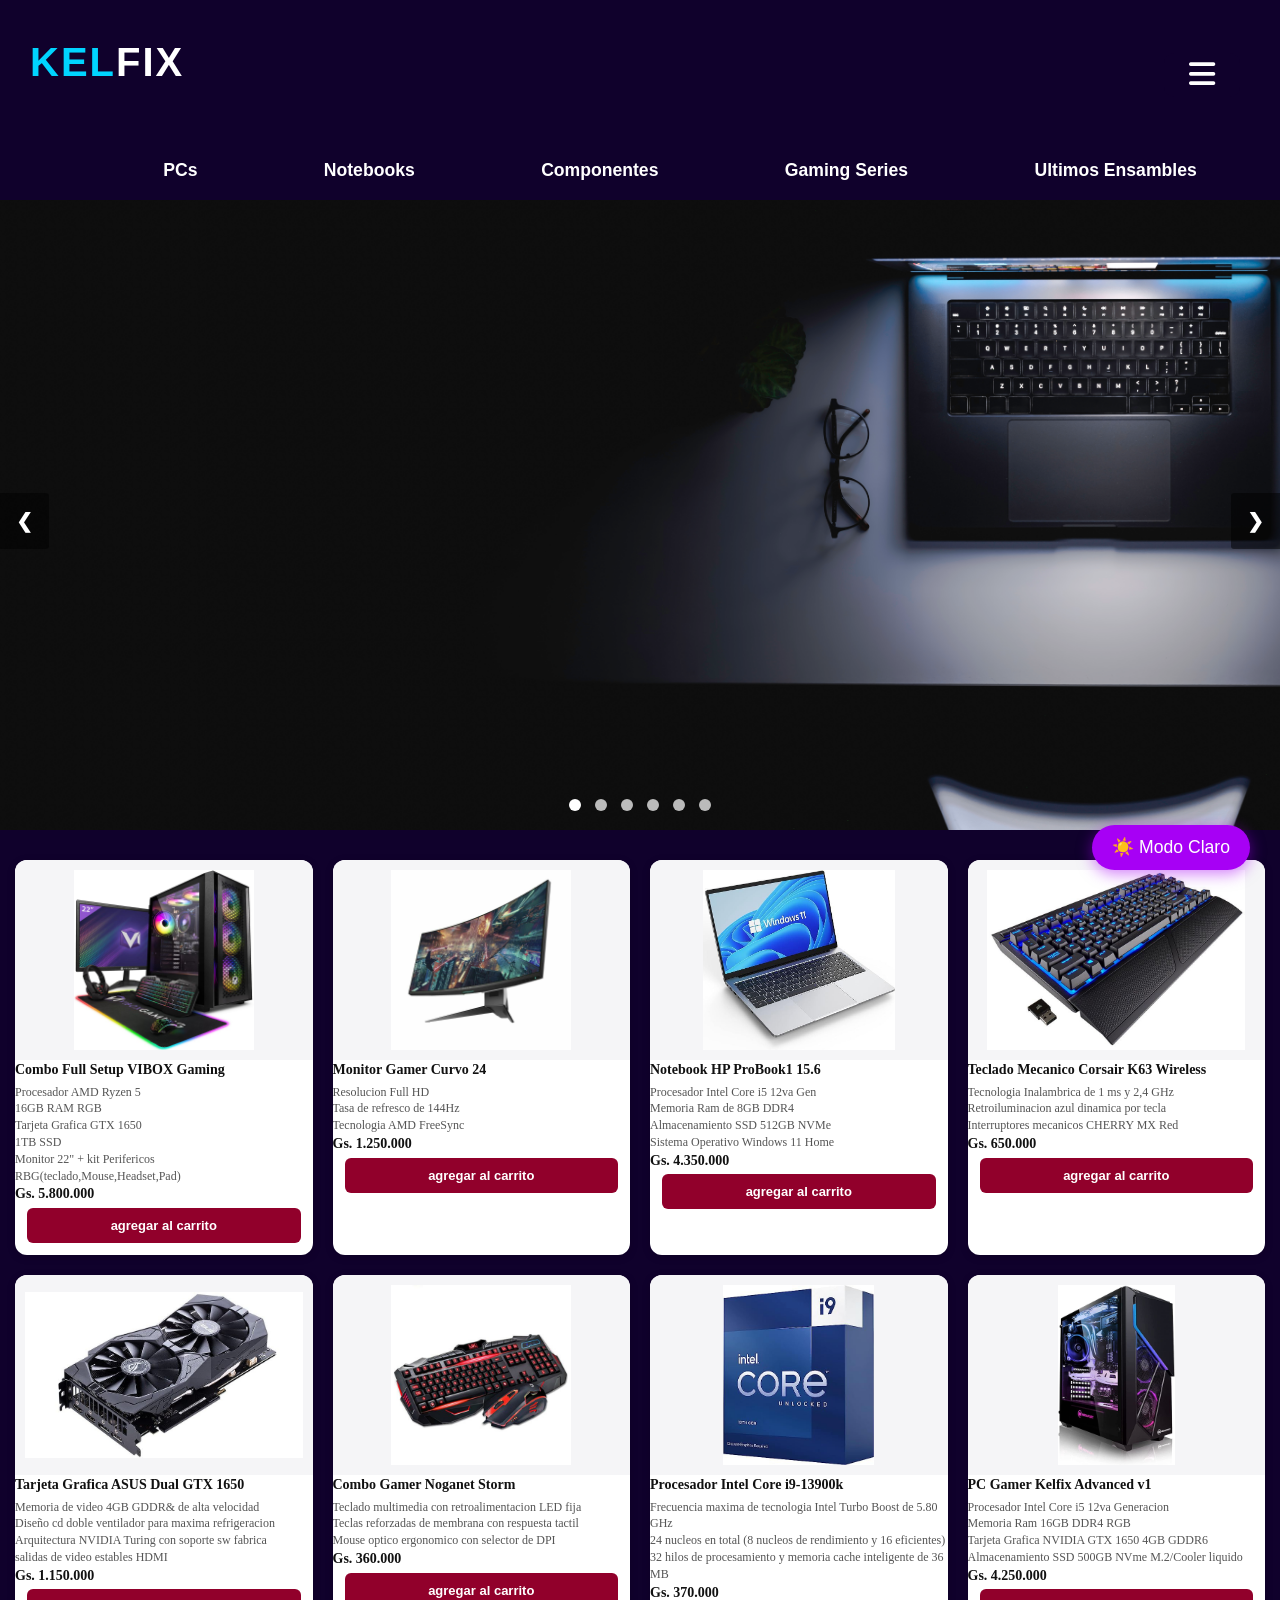
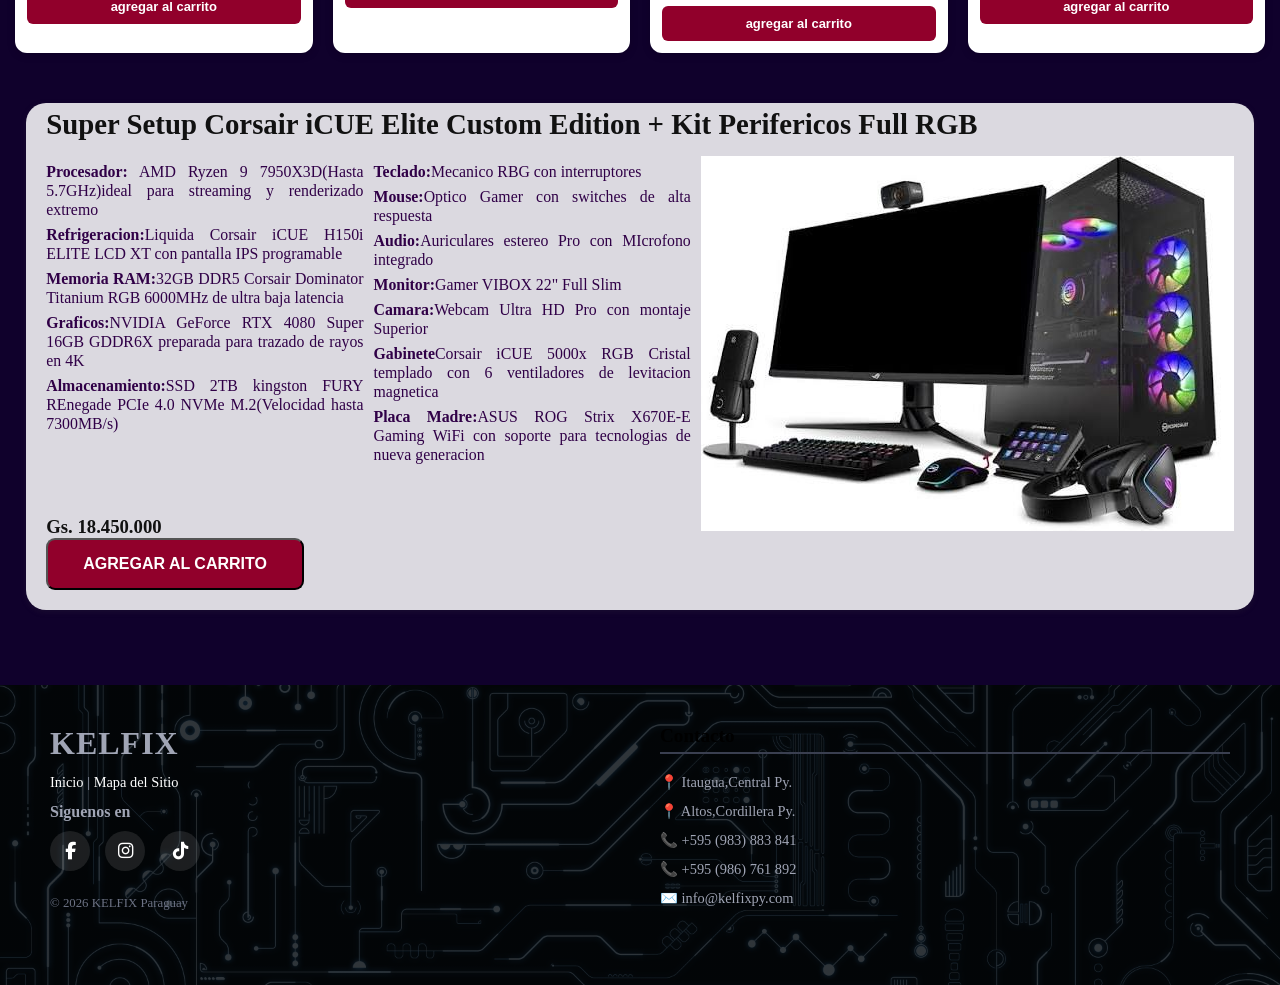
<file: index.html>
<!DOCTYPE html>
<html lang="en">
<head>
    <meta charset="UTF-8">
    <meta name="viewport" content="width=device-width, initial-scale=1.0">
    <title>KELFIX</title>
    <link rel="stylesheet" href="css/style1.css">
    <link rel="stylesheet" href="https://cdnjs.cloudflare.com/ajax/libs/font-awesome/6.5.1/css/all.min.css">
    <link rel="stylesheet" href="css/theme.css">
    
</head>
    <link rel="icon" type="image/png" href="imagen/logo.png">
<body>
    <button class="btn-theme" id="btn-theme">☀️ Modo Claro</button>
    <header>
        <a href="index.html" class="titulo">KEL<span>FIX</span></a>
            <div class="cabecera1">
                
                <button class="btn" onclick="abrirmenu()" ><i class="fas fa-bars"></i></button>
            </div>
            <nav>
                <a href="pages/pcs.html" style="color: white;">PCs </a>
                <a href="pages/notebooks.html" style="color: white;">Notebooks</a>
                <a href="pages/componentes.html" style="color: white;">Componentes</a>
                <a href="pages/gaming.html" style="color: white;">Gaming Series</a>
                <a href="pages/ensambles.html" style="color: white;">Ultimos Ensambles</a>
            </nav>
              
            <div id="menuLateral" class="sidebar-lateral">
            <a href="javascript:void(0)" class="btn-cerrar" onclick="cerrarMenu()">&times;</a>
    
            <div class="menu-titulo">Menú</div>
            <ul class="menu-enlaces">
                <li><a href="pages2/empresa.html"><i class="fas fa-info-circle"></i> Sobre la empresa</a></li>
                <li><a href="pages2/compatibilidad.html"><i class="fas fa-layer-group"></i> Guia de Compatibilidad</a></li>
                <li><a href="pages2/notas.html"><i class="fas fa-newspaper"></i> Notas</a></li>
                <li><a href="pages2/hardware.html"><i class="fas fa-book"></i> Hardware</a></li>
                 <li><a href="pages2/garantia.html"><i class="fas fa-shield-alt"></i> Garantias</a></li>
                <li><a href="pages2/desarrollador.html"><i class="fas fa-box"></i> Desarrolladores</a></li>
            </ul>
            </div>

            <div id="fondoOscuro" class="menu-overlay" onclick="cerrarMenu()"></div>
    </header>
    <main>
        <div class="carrusel-contenido">
        <div class="carrusel-track">

            <div class="carrusel-slide" style="display: block;">
                <img src="imagen/carrusel1.png">
            </div>
            <div class="carrusel-slide">
                <img src="imagen/carrusel2.png">
            </div>
            <div class="carrusel-slide">
                 <img src="imagen/carrusel71.png">
            </div>
             <div class="carrusel-slide">
                 <img src="imagen/carrusel4.png">
            </div>
             <div class="carrusel-slide">
                 <img src="imagen/carrusel10.jpg">
            </div>
              <div class="carrusel-slide">
                 <img src="imagen/carrusel15.jpg">
            </div>


            </div>
            <button class="prev" onclick="mover(-1)">&#10094</button>
            <button class="next" onclick="mover(1)">&#10095</button>

            <div class="carrusel-dots-contenido">
                  <span class="dot" onclick="irSlide(0)"></span>
                  <span class="dot" onclick="irSlide(1)"></span>
                  <span class="dot" onclick="irSlide(2)"></span>
                  <span class="dot" onclick="irSlide(3)"></span>
                  <span class="dot" onclick="irSlide(4)"></span>
                  <span class="dot" onclick="irSlide(5)"></span>
            </div>
        </div>

        <div class="grid">
           <div class="card">
               <img src="imagen/pc1.jpg">
               <h3>Combo Full Setup VIBOX Gaming </h3>
               <p> Procesador AMD Ryzen 5</p>
               <p>16GB RAM RGB</p>
               <p>Tarjeta Grafica GTX 1650</p>
               <p>1TB SSD</p>
               <p>Monitor 22" + kit Perifericos RBG(teclado,Mouse,Headset,Pad)</p>
               <h3>Gs. 5.800.000</h3>
            <button>agregar al carrito</button>
           </div>
           <div class="card">
               <img src="imagen/monitor1.jpeg">
               <h3>Monitor Gamer Curvo 24 </h3>
                <p>Resolucion Full HD</p>
                <p>Tasa de refresco de 144Hz</p>
                <p>Tecnologia AMD FreeSync</p>
                <h3>Gs. 1.250.000</h3>
                <button>agregar al carrito</button>
           </div>
           <div class="card">
               <img src="imagen/notebook1.jpeg">
               <h3>Notebook HP ProBook1 15.6 </h3>
                <p>Procesador Intel Core i5 12va Gen</p>
                <p>Memoria Ram de 8GB DDR4</p>
                <p>Almacenamiento SSD 512GB NVMe</p>
                <p>Sistema Operativo Windows 11 Home</p>
                <h3>Gs. 4.350.000</h3>
                <button>agregar al carrito</button>
           </div>
           <div class="card">
               <img src="imagen/teclado1.jpeg">
               <h3>Teclado Mecanico Corsair K63 Wireless </h3>
               <p>Tecnologia Inalambrica de 1 ms y 2,4 GHz</p>
               <p>Retroiluminacion azul dinamica por tecla</p>
               <p>Interruptores mecanicos CHERRY MX Red</p>
                <h3>Gs. 650.000</h3>
                <button>agregar al carrito</button>
           </div>
           <div class="card">
               <img src="imagen/gpu1.jpeg">
               <h3>Tarjeta Grafica ASUS Dual GTX 1650 </h3>
               <p>Memoria de video 4GB GDDR& de alta velocidad</p>
               <p>Diseño cd doble ventilador para maxima refrigeracion</p>
               <p>Arquitectura NVIDIA Turing con soporte sw fabrica</p>
               <p>salidas de video estables HDMI</p>
                <h3>Gs. 1.150.000</h3>
                <button>agregar al carrito</button>
           </div>
           <div class="card">
               <img src="imagen/teclado2.jpeg">
               <h3>Combo Gamer Noganet Storm</h3>
               <p>Teclado multimedia con retroalimentacion LED fija</p>
               <p>Teclas reforzadas de membrana con respuesta tactil</p>
               <p>Mouse optico ergonomico con selector de DPI</p>
                <h3>Gs. 360.000</h3>
                <button>agregar al carrito</button>
           </div>
           <div class="card">
               <img src="imagen/procesador1.jpeg">
               <h3>Procesador Intel Core i9-13900k</h3>
               <p>Frecuencia maxima de tecnologia Intel Turbo Boost de 5.80 GHz</p>
               <p>24 nucleos en total (8 nucleos de rendimiento y 16 eficientes)</p>
               <p>32 hilos de procesamiento y memoria cache inteligente de 36 MB</p>
                <h3>Gs. 370.000</h3>
                <button>agregar al carrito</button>
           </div>
            <div class="card">
               <img src="imagen/pc2.jpeg">
               <h3>PC Gamer Kelfix Advanced v1 </h3>
               <p>Procesador Intel Core i5 12va Generacion</p>
               <p>Memoria Ram 16GB DDR4 RGB</p>
               <p>Tarjeta Grafica NVIDIA GTX 1650 4GB GDDR6</p>
               <p>Almacenamiento SSD 500GB NVme M.2/Cooler liquido</p>
                <h3>Gs. 4.250.000</h3>
                <button>agregar al carrito</button>
           </div>
       </div>

        <div class="grid2">
        <div class="card2">
                <div class="combo-info">
                    <h3>Super Setup Corsair iCUE Elite Custom Edition + Kit Perifericos Full RGB</h3>
                    <div class="contenedor">
                        <div class="columna">
                        <p><b>Procesador:</b> AMD Ryzen 9 7950X3D(Hasta 5.7GHz)ideal para streaming y renderizado extremo</p>
                        <p><b>Refrigeracion:</b>Liquida Corsair iCUE H150i ELITE LCD XT con pantalla IPS programable</p>
                        <p><b>Memoria RAM:</b>32GB DDR5 Corsair Dominator Titanium RGB 6000MHz de ultra baja latencia</p>
                        <p><b>Graficos:</b>NVIDIA GeForce RTX 4080 Super 16GB GDDR6X preparada para trazado de rayos en 4K</p>
                        <p><b>Almacenamiento:</b>SSD 2TB kingston FURY REnegade PCIe 4.0 NVMe M.2(Velocidad hasta 7300MB/s)</p>

                        </div>
                        <div class="columna">
                        <p><b>Teclado:</b>Mecanico RBG con interruptores</p>
                        <p><b>Mouse:</b>Optico Gamer con switches de alta respuesta</p>
                        <p><b>Audio:</b>Auriculares estereo Pro con MIcrofono integrado</p>
                        <p><b>Monitor:</b>Gamer VIBOX 22" Full Slim</p>
                        <p><b>Camara:</b>Webcam Ultra HD Pro con montaje Superior</p>
                        <p><b>Gabinete</b>Corsair iCUE 5000x RGB Cristal templado con 6 ventiladores de levitacion magnetica</p>
                        <p><b>Placa Madre:</b>ASUS ROG Strix X670E-E Gaming WiFi con soporte para tecnologias de nueva generacion</p>
                        </div>
                        
                <img src="imagen/combo1.jpeg">

                </div>
                <h3 class="gs">Gs. 18.450.000</h3>
                <button>agregar al carrito</button>
    
        </div>
        </div>   
    </main>

    <footer>
    <div class="footer-contenedor">
        <div class="footer-columna">
            <h2 class="footer-logo">KELFIX</h2>
            <p><a href="#">Inicio</a> | <a href="https://www.google.com/maps/place/25%C2%B016'12.2%22S+57%C2%B015'10.6%22W/@-25.270047,-57.2555055,17z/data=!3m1!4b1!4m4!3m3!8m2!3d-25.270047!4d-57.2529306?hl=es&entry=ttu&g_ep=EgoyMDI2MDUyNy4wIKXMDSoASAFQAw%3D%3D" target="_blank">Mapa del Sitio</a></p>
            <div class="footer-columna">
            <h4 class="footer-logo">Siguenos en</h4>
        <div class="social">
        <a href="https://www.facebook.com/share/1HD6Yeaen1/" target="_blank"><i class="fab fa-facebook-f"></i></a>
        
        <a href="https://www.instagram.com/kelfix_py?igsh=MThqandodGY2Ymx5ag==" target="_blank"><i class="fab fa-instagram"></i></a>
        
        
        
        <a href="https://www.tiktok.com/@kelfixpy?lang=es-419" target="_blank"><i class="fab fa-tiktok"></i></a>
        </div>
        </div>
            <p class="copyright">© 2026 KELFIX Paraguay</p>
        </div>

        <div class="footer-columna contacto">
            <h3>Contacto</h3>
            <p>📍 Itaugua,Central Py.</p>
            <p>📍 Altos,Cordillera Py.</p>
            <p>📞 +595 (983) 883 841</p>
            <p>📞 +595 (986) 761 892</p>
            <p>✉️ info@kelfixpy.com</p>
        </div>

        
    </footer>

    <!-- VENTANA MODAL DEL CARRITO -->
<div id="cart-modal" class="modal-overlay">
    <div class="modal-card">
        <div class="modal-icon">
            <i class="fa-solid fa-circle-check"></i>
        </div>
        <h2>¡Agregado con éxito!</h2>
        <p>El producto ha sido añadido correctamente a tu carrito de compras de Kelfix.</p>
        
        <hr class="modal-divider">
        
        <button id="close-modal-btn" class="btn-modal-close">Continuar Comprando</button>
    </div>
</div>
    <script src="js/script1.js"></script>
    <script src="js/theme.js"></script>
</body>
</html>
</file>
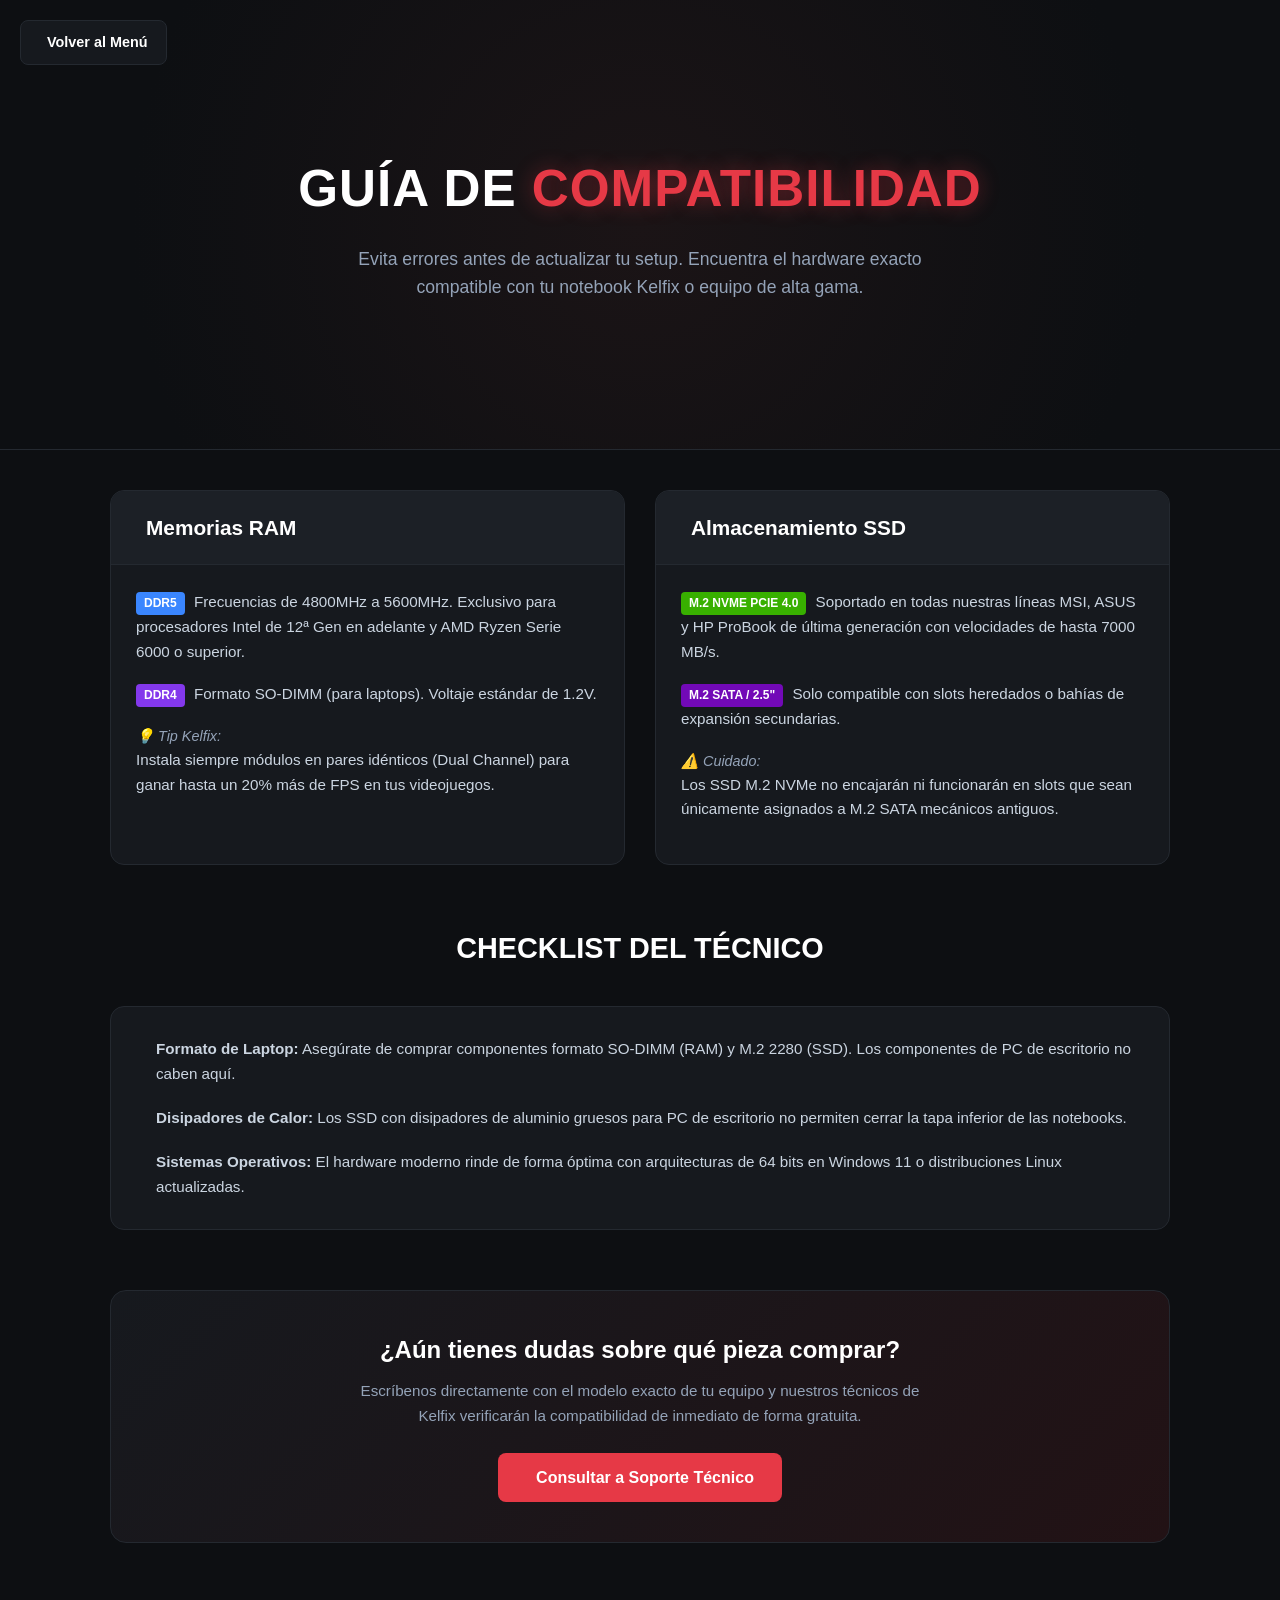
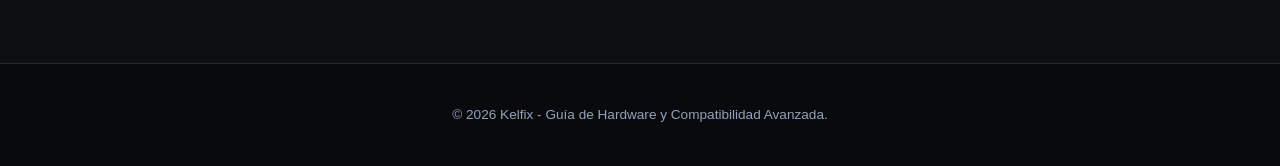
<file: pages2/compatibilidad.html>
<!DOCTYPE html>
<html lang="es">
<head>
    <meta charset="UTF-8">
    <meta name="viewport" content="width=device-width, initial-scale=1.0">
    <title>Guía de Compatibilidad</title>
    <link rel="stylesheet" href="../css2/compatibilidad.css">
</head>
    <link rel="icon" type="image/png" href="../imagen/logo.png">
<body>

    <a href="../index.html" class="btn-volver">
        <i class="fa-solid fa-arrow-left"></i> Volver al Menú
    </a>

    <section class="arriba">
        <h1>Guía de <span>Compatibilidad</span></h1>
        <p>Evita errores antes de actualizar tu setup. Encuentra el hardware exacto compatible con tu notebook Kelfix o equipo de alta gama.</p>
    </section>

    <main class="contenedor">


        <div class="grid-compatibilidad">
            
            <div class="card-comp">
                <div class="card-header-comp">
                    <i class="fa-solid fa-memory"></i>
                    <h2>Memorias RAM</h2>
                </div>
                <div class="card-body-comp">
                    <ul>
                        <li><span class="badge ddr5">DDR5</span> Frecuencias de 4800MHz a 5600MHz. Exclusivo para procesadores Intel de 12ª Gen en adelante y AMD Ryzen Serie 6000 o superior.</li>
                        <li><span class="badge ddr4">DDR4</span> Formato SO-DIMM (para laptops). Voltaje estándar de 1.2V.</li>
                        <li><span class="tip">💡 Tip Kelfix:</span> Instala siempre módulos en pares idénticos (Dual Channel) para ganar hasta un 20% más de FPS en tus videojuegos.</li>
                    </ul>
                </div>
            </div>

            <div class="card-comp">
                <div class="card-header-comp">
                    <i class="fa-solid fa-microchip"></i>
                    <h2>Almacenamiento SSD</h2>
                </div>
                <div class="card-body-comp">
                    <ul>
                        <li><span class="badge nvme">M.2 NVMe PCIe 4.0</span> Soportado en todas nuestras líneas MSI, ASUS y HP ProBook de última generación con velocidades de hasta 7000 MB/s.</li>
                        <li><span class="badge sata">M.2 SATA / 2.5"</span> Solo compatible con slots heredados o bahías de expansión secundarias.</li>
                        <li><span class="tip">⚠️ Cuidado:</span> Los SSD M.2 NVMe no encajarán ni funcionarán en slots que sean únicamente asignados a M.2 SATA mecánicos antiguos.</li>
                    </ul>
                </div>
            </div>

        </div>

        <section class="checklist-seccion">
            <h2 class="titulo-seccion">Checklist del Técnico</h2>
            <div class="checklist-box">
                <div class="check-item">
                    <i class="fa-regular fa-square-check"></i>
                    <p><strong>Formato de Laptop:</strong> Asegúrate de comprar componentes formato SO-DIMM (RAM) y M.2 2280 (SSD). Los componentes de PC de escritorio no caben aquí.</p>
                </div>
                <div class="check-item">
                    <i class="fa-regular fa-square-check"></i>
                    <p><strong>Disipadores de Calor:</strong> Los SSD con disipadores de aluminio gruesos para PC de escritorio no permiten cerrar la tapa inferior de las notebooks.</p>
                </div>
                <div class="check-item">
                    <i class="fa-regular fa-square-check"></i>
                    <p><strong>Sistemas Operativos:</strong> El hardware moderno rinde de forma óptima con arquitecturas de 64 bits en Windows 11 o distribuciones Linux actualizadas.</p>
                </div>
            </div>
        </section>

        <div class="soporte-caja">
            <h3>¿Aún tienes dudas sobre qué pieza comprar?</h3>
            <p>Escríbenos directamente con el modelo exacto de tu equipo y nuestros técnicos de Kelfix verificarán la compatibilidad de inmediato de forma gratuita.</p>
            <a href="https://wa.me/595986761892" target="_blank" class="btn-whatsapp">
                <i class="fa-brands fa-whatsapp"></i> Consultar a Soporte Técnico
            </a>
        </div>

    </main>

    <footer>
        <p>&copy; 2026 Kelfix - Guía de Hardware y Compatibilidad Avanzada.</p>
    </footer>

</body>
</html>
</file>
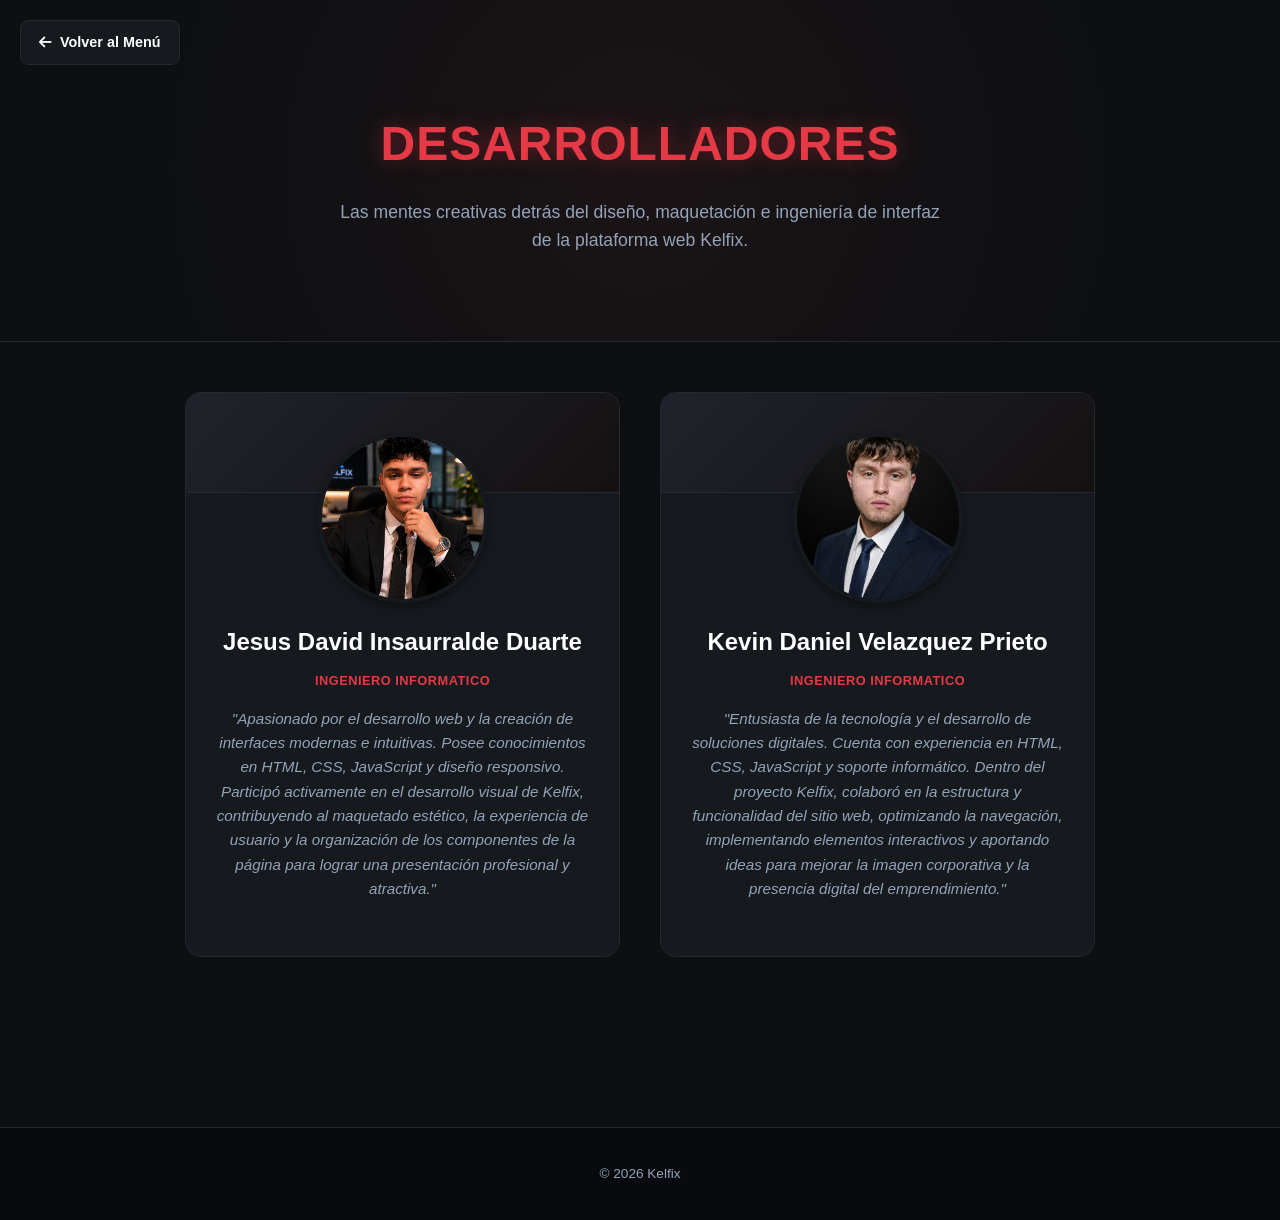
<file: pages2/desarrollador.html>
<!DOCTYPE html>
<html lang="es">
<head>
    <meta charset="UTF-8">
    <meta name="viewport" content="width=device-width, initial-scale=1.0">
    <title>Equipo de Desarrollo</title>
    <link rel="stylesheet" href="https://cdnjs.cloudflare.com/ajax/libs/font-awesome/6.4.0/css/all.min.css">
    <link rel="stylesheet" href="../css2/desarrollador.css">
</head>
    <link rel="icon" type="image/png" href="../imagen/logo.png">
<body>

    <a href="../index.html" class="btn-volver">
        <i class="fa-solid fa-arrow-left"></i> Volver al Menú
    </a>

    <section class="arriba">
        <h1><span>Desarrolladores</span></h1>
        <p>Las mentes creativas detrás del diseño, maquetación e ingeniería de interfaz de la plataforma web Kelfix.</p>
    </section>

    <main class="contenedor">

        <div class="grid-desarrolladores">

            <div class="card-dev">
                <div class="banner-card"></div>
                <div class="avatar-contenedor">

                    <img src="../imagen/jesuswapo2.png" alt="Diseñador Principal" class="avatar-dev">
                </div>
                <div class="body-card">
                    <h2>Jesus David Insaurralde Duarte</h2>
                    <span class="rol-tag">Ingeniero Informatico</span>
                    <p class="bio-text">
                        "Apasionado por el desarrollo web y la creación de interfaces modernas e intuitivas. Posee conocimientos en HTML, CSS, JavaScript y diseño responsivo. Participó activamente en el desarrollo visual de Kelfix, contribuyendo al maquetado estético, la experiencia de usuario y la organización de los componentes de la página para lograr una presentación profesional y atractiva."
                    </p>
                    
                    
                </div>
            </div>

            <div class="card-dev">
                <div class="banner-card"></div>
                <div class="avatar-contenedor">

                    <img src="../imagen/kevinwapo3.png" alt="Co-Desarrollador" class="avatar-dev">
                </div>
                <div class="body-card">
                    <h2>Kevin Daniel Velazquez Prieto</h2>
                    <span class="rol-tag">Ingeniero Informatico</span>
                    <p class="bio-text">
                        "Entusiasta de la tecnología y el desarrollo de soluciones digitales. Cuenta con experiencia en HTML, CSS, JavaScript y soporte informático. Dentro del proyecto Kelfix, colaboró en la estructura y funcionalidad del sitio web, optimizando la navegación, implementando elementos interactivos y aportando ideas para mejorar la imagen corporativa y la presencia digital del emprendimiento."
                    </p>
                    
                    
                </div>
            </div>

        </div>

    </main>

    <footer>
        <p>&copy; 2026 Kelfix</p>
    </footer>

</body>
</html>
</file>
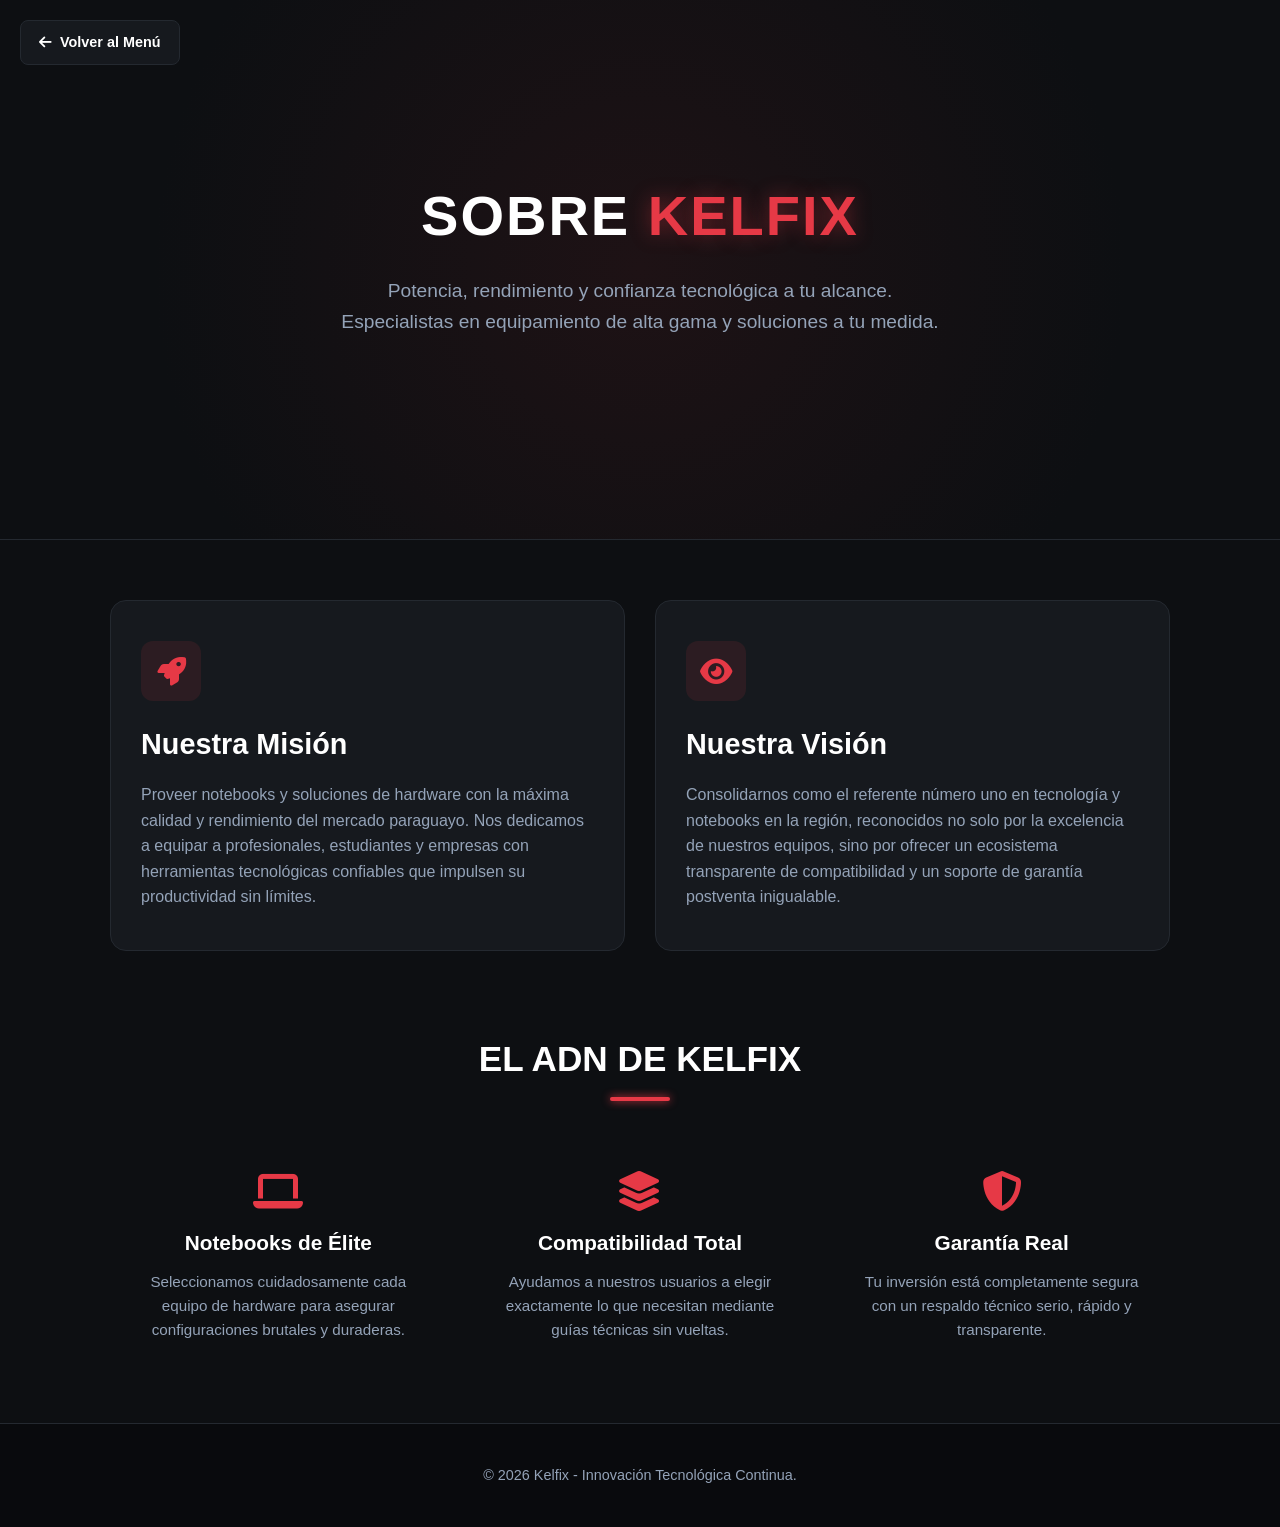
<file: pages2/empresa.html>
<!DOCTYPE html>
<html lang="es">
<head>
    <meta charset="UTF-8">
    <meta name="viewport" content="width=device-width, initial-scale=1.0">
    <title>Sobre la Empresa</title>
    <link rel="stylesheet" href="https://cdnjs.cloudflare.com/ajax/libs/font-awesome/6.4.0/css/all.min.css">
    <link rel="stylesheet" href="../css2/empresa.css">
</head>
    <link rel="icon" type="image/png" href="../imagen/logo.png">
<body>

    <a href="../index.html" class="btn-volver">
        <i class="fa-solid fa-arrow-left"></i> Volver al Menú
    </a>

    <section class="arriba">
        <h1>Sobre <span>Kelfix</span></h1>
        <p>Potencia, rendimiento y confianza tecnológica a tu alcance. Especialistas en equipamiento de alta gama y soluciones a tu medida.</p>
    </section>

    <main class="contenedor">

        <div class="grid-mv">
            <div class="card-mv">
                <div class="icon-box">
                    <i class="fa-solid fa-rocket"></i>
                </div>
                <h2>Nuestra Misión</h2>
                <p>Proveer notebooks y soluciones de hardware con la máxima calidad y rendimiento del mercado paraguayo. Nos dedicamos a equipar a profesionales, estudiantes y empresas con herramientas tecnológicas confiables que impulsen su productividad sin límites.</p>
            </div>

            <div class="card-mv">
                <div class="icon-box">
                    <i class="fa-solid fa-eye"></i>
                </div>
                <h2>Nuestra Visión</h2>
                <p>Consolidarnos como el referente número uno en tecnología y notebooks en la región, reconocidos no solo por la excelencia de nuestros equipos, sino por ofrecer un ecosistema transparente de compatibilidad y un soporte de garantía postventa inigualable.</p>
            </div>
        </div>

        <h2 class="titulo-seccion">El ADN de Kelfix</h2>
        
        <div class="grid-valores">
            <div class="valor-item">
                <i class="fa-solid fa-laptop"></i>
                <h3>Notebooks de Élite</h3>
                <p>Seleccionamos cuidadosamente cada equipo de hardware para asegurar configuraciones brutales y duraderas.</p>
            </div>

            <div class="valor-item">
                <i class="fa-solid fa-layer-group"></i>
                <h3>Compatibilidad Total</h3>
                <p>Ayudamos a nuestros usuarios a elegir exactamente lo que necesitan mediante guías técnicas sin vueltas.</p>
            </div>

            <div class="valor-item">
                <i class="fa-solid fa-shield-halved"></i>
                <h3>Garantía Real</h3>
                <p>Tu inversión está completamente segura con un respaldo técnico serio, rápido y transparente.</p>
            </div>
        </div>

    </main>

    <footer>
        <p>&copy; 2026 Kelfix - Innovación Tecnológica Continua.</p>
    </footer>

</body>
</html>
</file>
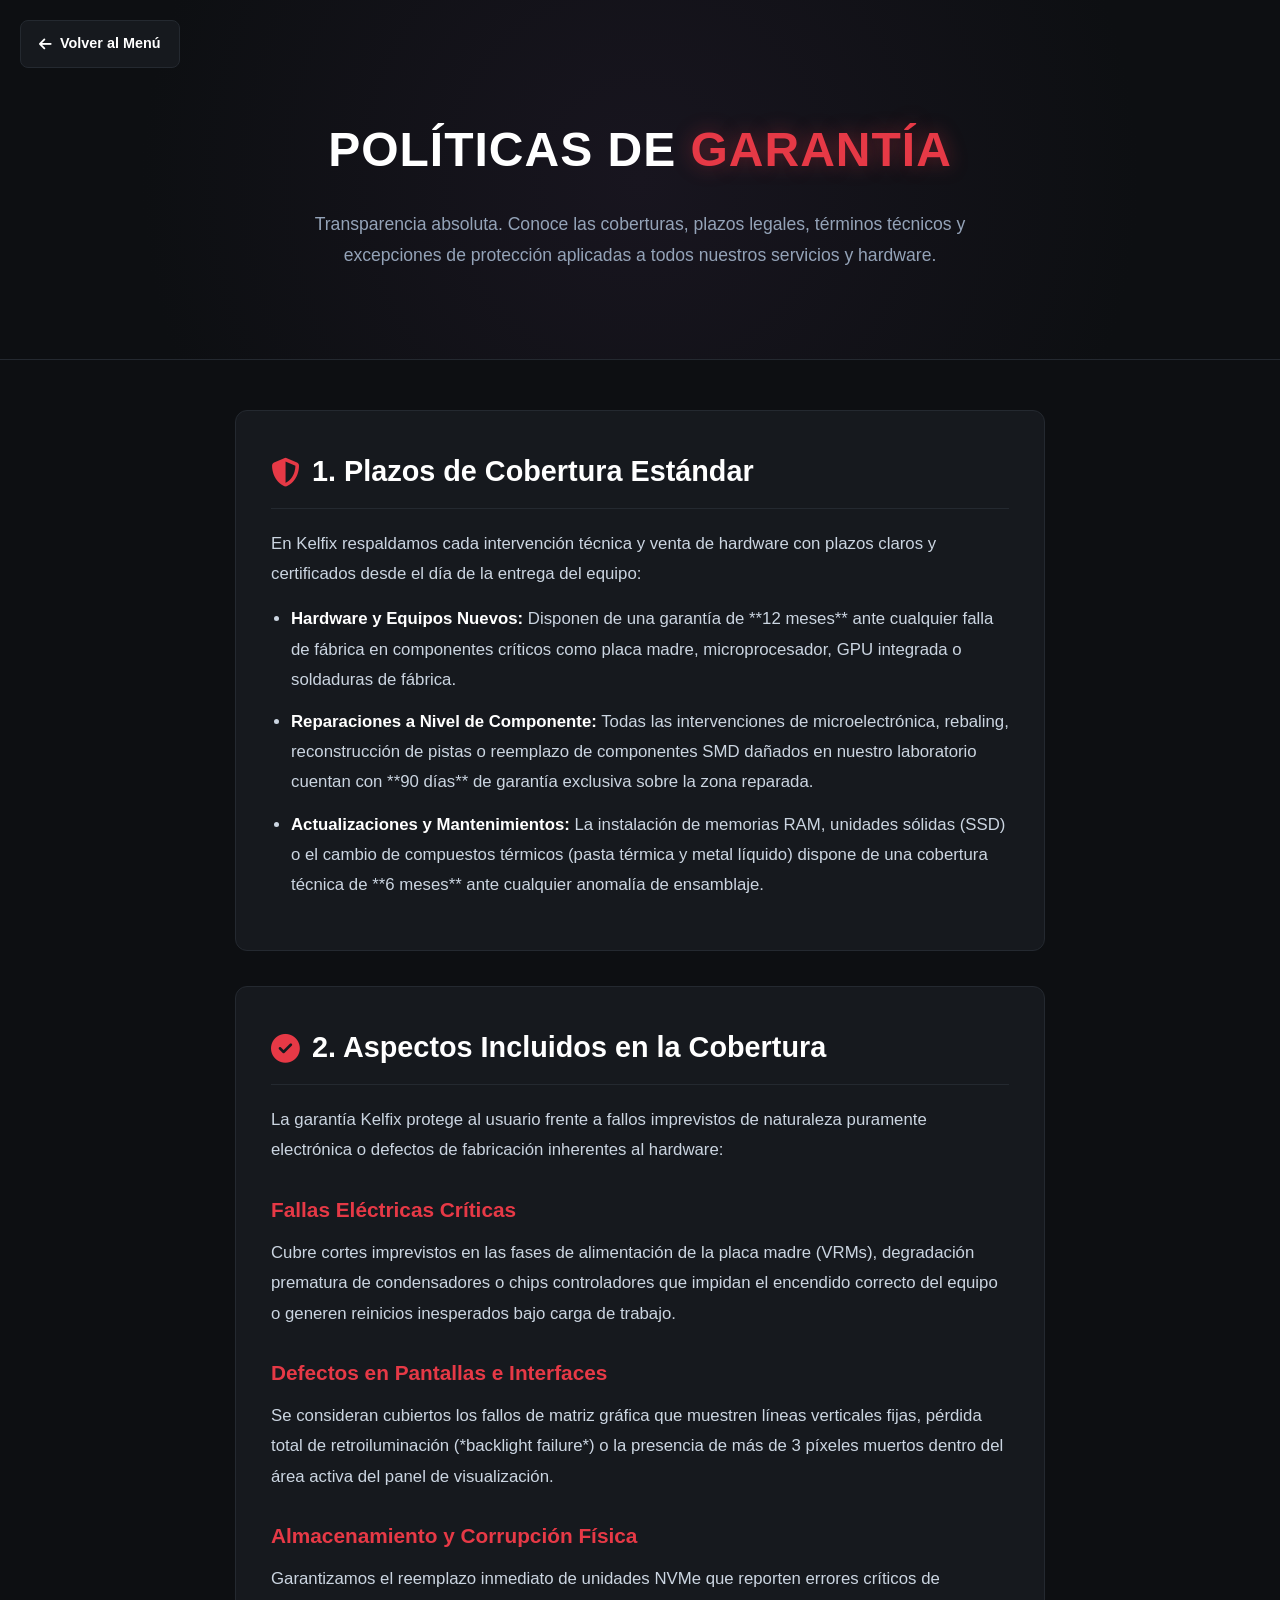
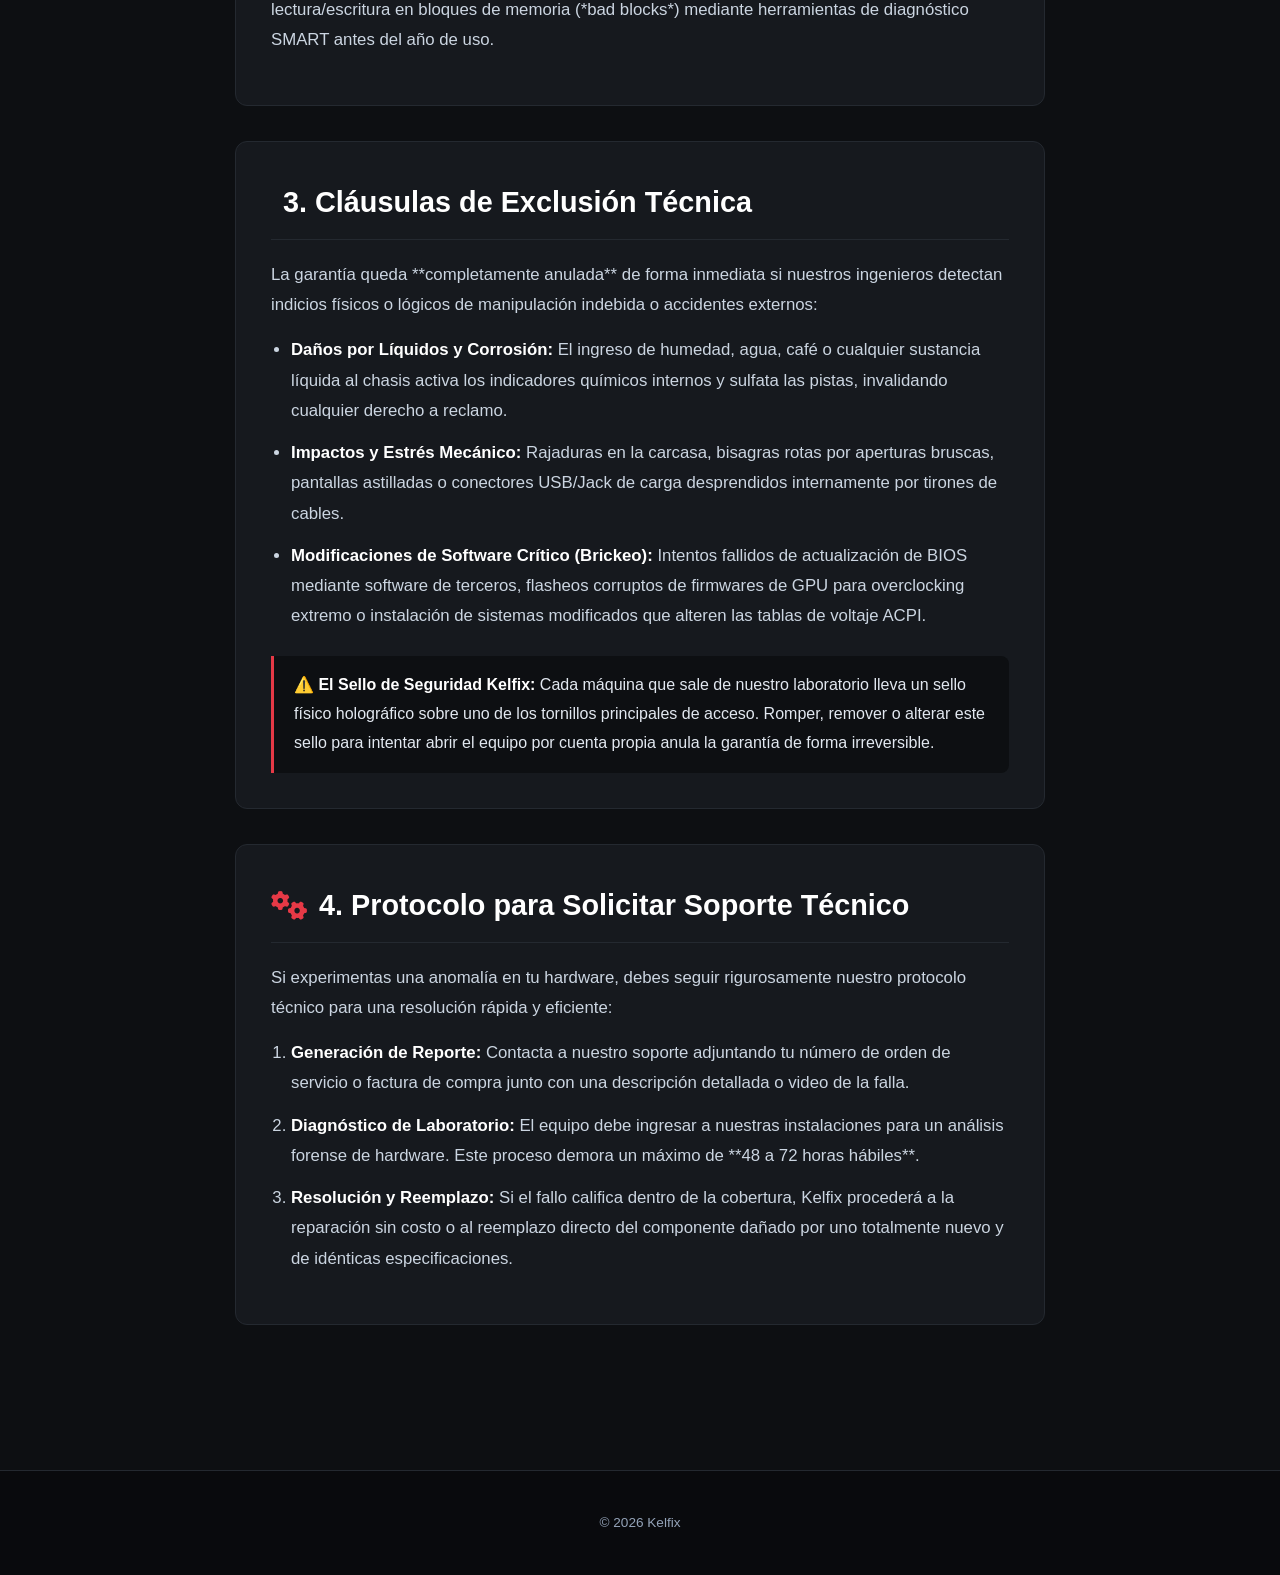
<file: pages2/garantia.html>
<!DOCTYPE html>
<html lang="es">
<head>
    <meta charset="UTF-8">
    <meta name="viewport" content="width=device-width, initial-scale=1.0">
    <title>Garantía</title>
    <link rel="stylesheet" href="https://cdnjs.cloudflare.com/ajax/libs/font-awesome/6.4.0/css/all.min.css">
    <link rel="stylesheet" href="../css2/garantia.css">
</head>
    <link rel="icon" type="image/png" href="../imagen/logo.png">
<body>

    <a href="../index.html" class="btn-volver">
        <i class="fa-solid fa-arrow-left"></i> Volver al Menú
    </a>

    <section class="hero">
        <h1>Políticas de <span>Garantía</span></h1>
        <p>Transparencia absoluta. Conoce las coberturas, plazos legales, términos técnicos y excepciones de protección aplicadas a todos nuestros servicios y hardware.</p>
    </section>

    <main class="container">

        <section class="info-block">
            <h2><i class="fa-solid fa-shield-halved"></i> 1. Plazos de Cobertura Estándar</h2>
            <p>En Kelfix respaldamos cada intervención técnica y venta de hardware con plazos claros y certificados desde el día de la entrega del equipo:</p>
            <ul>
                <li><strong>Hardware y Equipos Nuevos:</strong> Disponen de una garantía de **12 meses** ante cualquier falla de fábrica en componentes críticos como placa madre, microprocesador, GPU integrada o soldaduras de fábrica.</li>
                <li><strong>Reparaciones a Nivel de Componente:</strong> Todas las intervenciones de microelectrónica, rebaling, reconstrucción de pistas o reemplazo de componentes SMD dañados en nuestro laboratorio cuentan con **90 días** de garantía exclusiva sobre la zona reparada.</li>
                <li><strong>Actualizaciones y Mantenimientos:</strong> La instalación de memorias RAM, unidades sólidas (SSD) o el cambio de compuestos térmicos (pasta térmica y metal líquido) dispone de una cobertura técnica de **6 meses** ante cualquier anomalía de ensamblaje.</li>
            </ul>
        </section>

        <section class="info-block">
            <h2><i class="fa-solid fa-circle-check"></i> 2. Aspectos Incluidos en la Cobertura</h2>
            <p>La garantía Kelfix protege al usuario frente a fallos imprevistos de naturaleza puramente electrónica o defectos de fabricación inherentes al hardware:</p>
            
            <h3>Fallas Eléctricas Críticas</h3>
            <p>Cubre cortes imprevistos en las fases de alimentación de la placa madre (VRMs), degradación prematura de condensadores o chips controladores que impidan el encendido correcto del equipo o generen reinicios inesperados bajo carga de trabajo.</p>

            <h3>Defectos en Pantallas e Interfaces</h3>
            <p>Se consideran cubiertos los fallos de matriz gráfica que muestren líneas verticales fijas, pérdida total de retroiluminación (*backlight failure*) o la presencia de más de 3 píxeles muertos dentro del área activa del panel de visualización.</p>

            <h3>Almacenamiento y Corrupción Física</h3>
            <p>Garantizamos el reemplazo inmediato de unidades NVMe que reporten errores críticos de lectura/escritura en bloques de memoria (*bad blocks*) mediante herramientas de diagnóstico SMART antes del año de uso.</p>
        </section>

        <section class="info-block">
            <h2><i class="fa-solid fa-triangle-exertion"></i> 3. Cláusulas de Exclusión Técnica</h2>
            <p>La garantía queda **completamente anulada** de forma inmediata si nuestros ingenieros detectan indicios físicos o lógicos de manipulación indebida o accidentes externos:</p>
            <ul>
                <li><strong>Daños por Líquidos y Corrosión:</strong> El ingreso de humedad, agua, café o cualquier sustancia líquida al chasis activa los indicadores químicos internos y sulfata las pistas, invalidando cualquier derecho a reclamo.</li>
                <li><strong>Impactos y Estrés Mecánico:</strong> Rajaduras en la carcasa, bisagras rotas por aperturas bruscas, pantallas astilladas o conectores USB/Jack de carga desprendidos internamente por tirones de cables.</li>
                <li><strong>Modificaciones de Software Crítico (Brickeo):</strong> Intentos fallidos de actualización de BIOS mediante software de terceros, flasheos corruptos de firmwares de GPU para overclocking extremo o instalación de sistemas modificados que alteren las tablas de voltaje ACPI.</li>
            </ul>

            <div class="nota-tecnica">
                <strong>⚠️ El Sello de Seguridad Kelfix:</strong> Cada máquina que sale de nuestro laboratorio lleva un sello físico holográfico sobre uno de los tornillos principales de acceso. Romper, remover o alterar este sello para intentar abrir el equipo por cuenta propia anula la garantía de forma irreversible.
            </div>
        </section>

        <section class="info-block">
            <h2><i class="fa-solid fa-gears"></i> 4. Protocolo para Solicitar Soporte Técnico</h2>
            <p>Si experimentas una anomalía en tu hardware, debes seguir rigurosamente nuestro protocolo técnico para una resolución rápida y eficiente:</p>
            <ol>
                <li><strong>Generación de Reporte:</strong> Contacta a nuestro soporte adjuntando tu número de orden de servicio o factura de compra junto con una descripción detallada o video de la falla.</li>
                <li><strong>Diagnóstico de Laboratorio:</strong> El equipo debe ingresar a nuestras instalaciones para un análisis forense de hardware. Este proceso demora un máximo de **48 a 72 horas hábiles**.</li>
                <li><strong>Resolución y Reemplazo:</strong> Si el fallo califica dentro de la cobertura, Kelfix procederá a la reparación sin costo o al reemplazo directo del componente dañado por uno totalmente nuevo y de idénticas especificaciones.</li>
            </ol>
        </section>

    </main>

    <footer>
        <p>&copy; 2026 Kelfix</p>
    </footer>

</body>
</html>
</file>
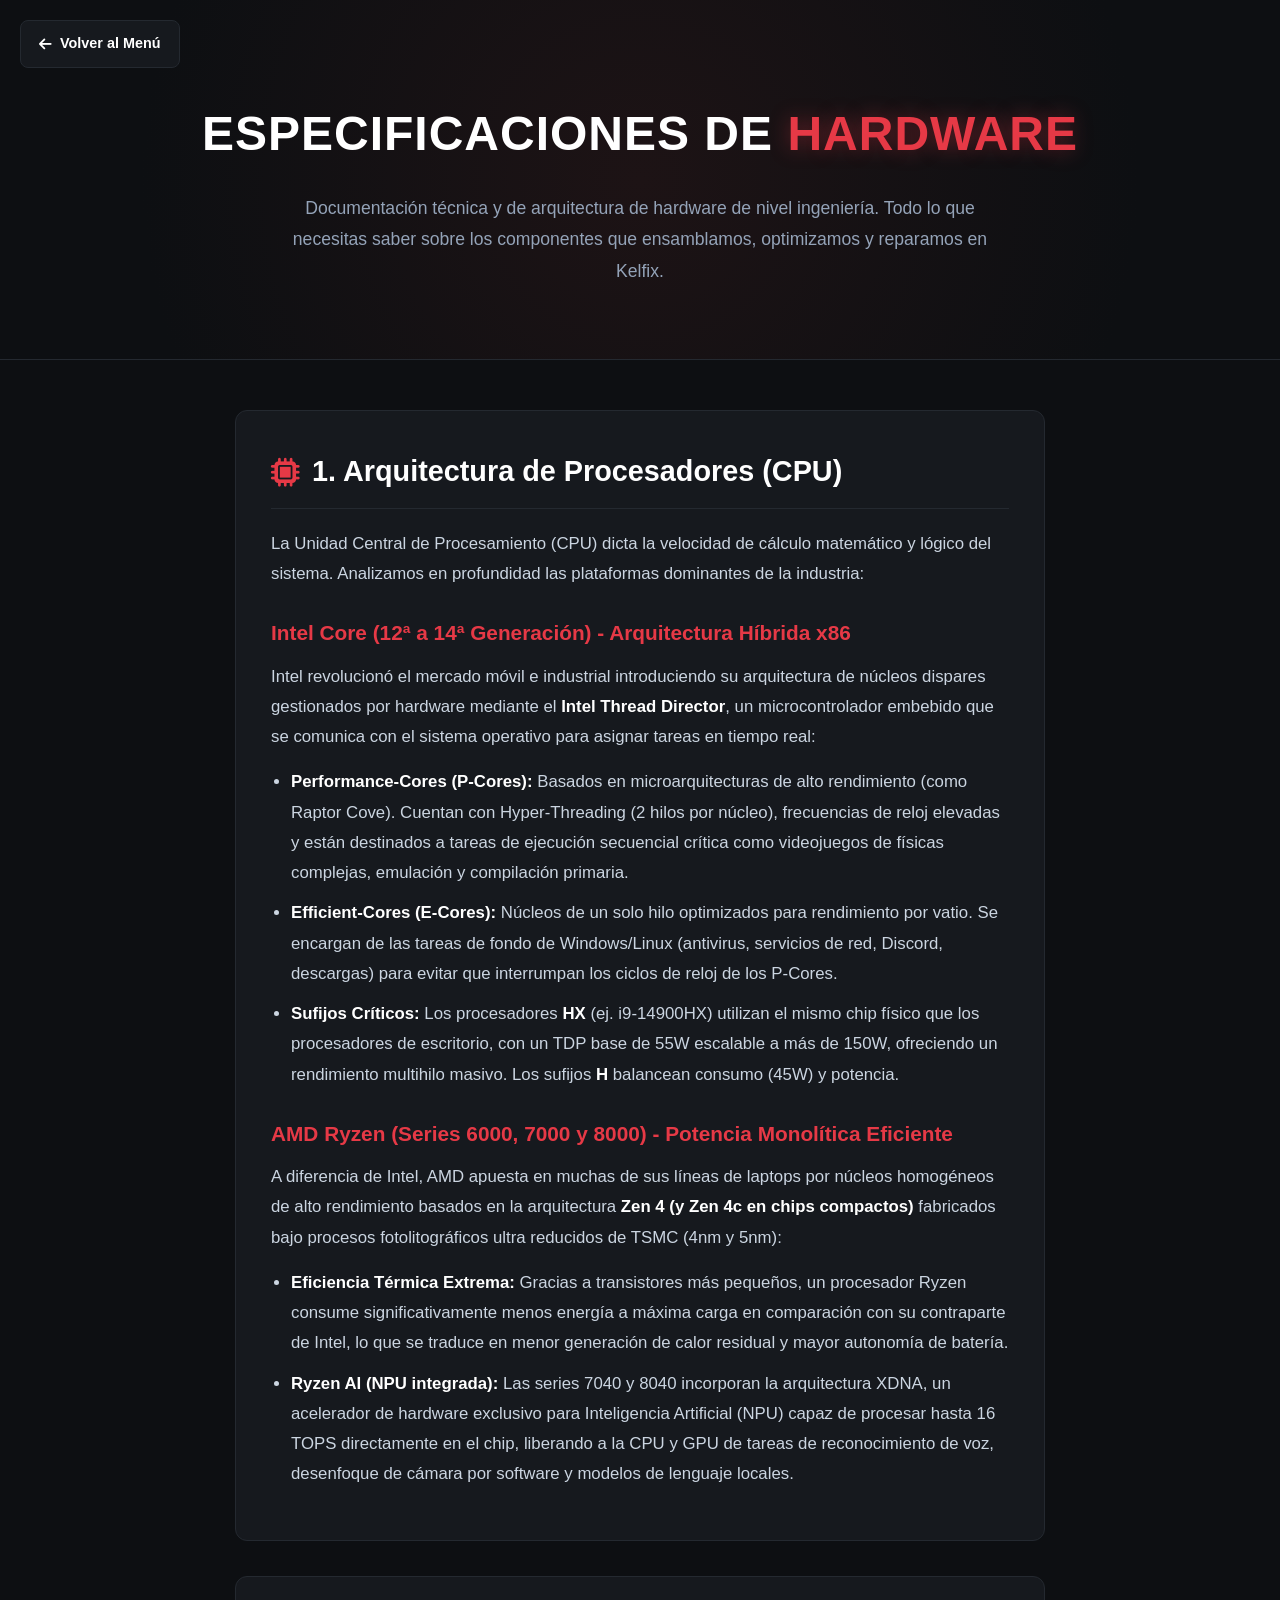
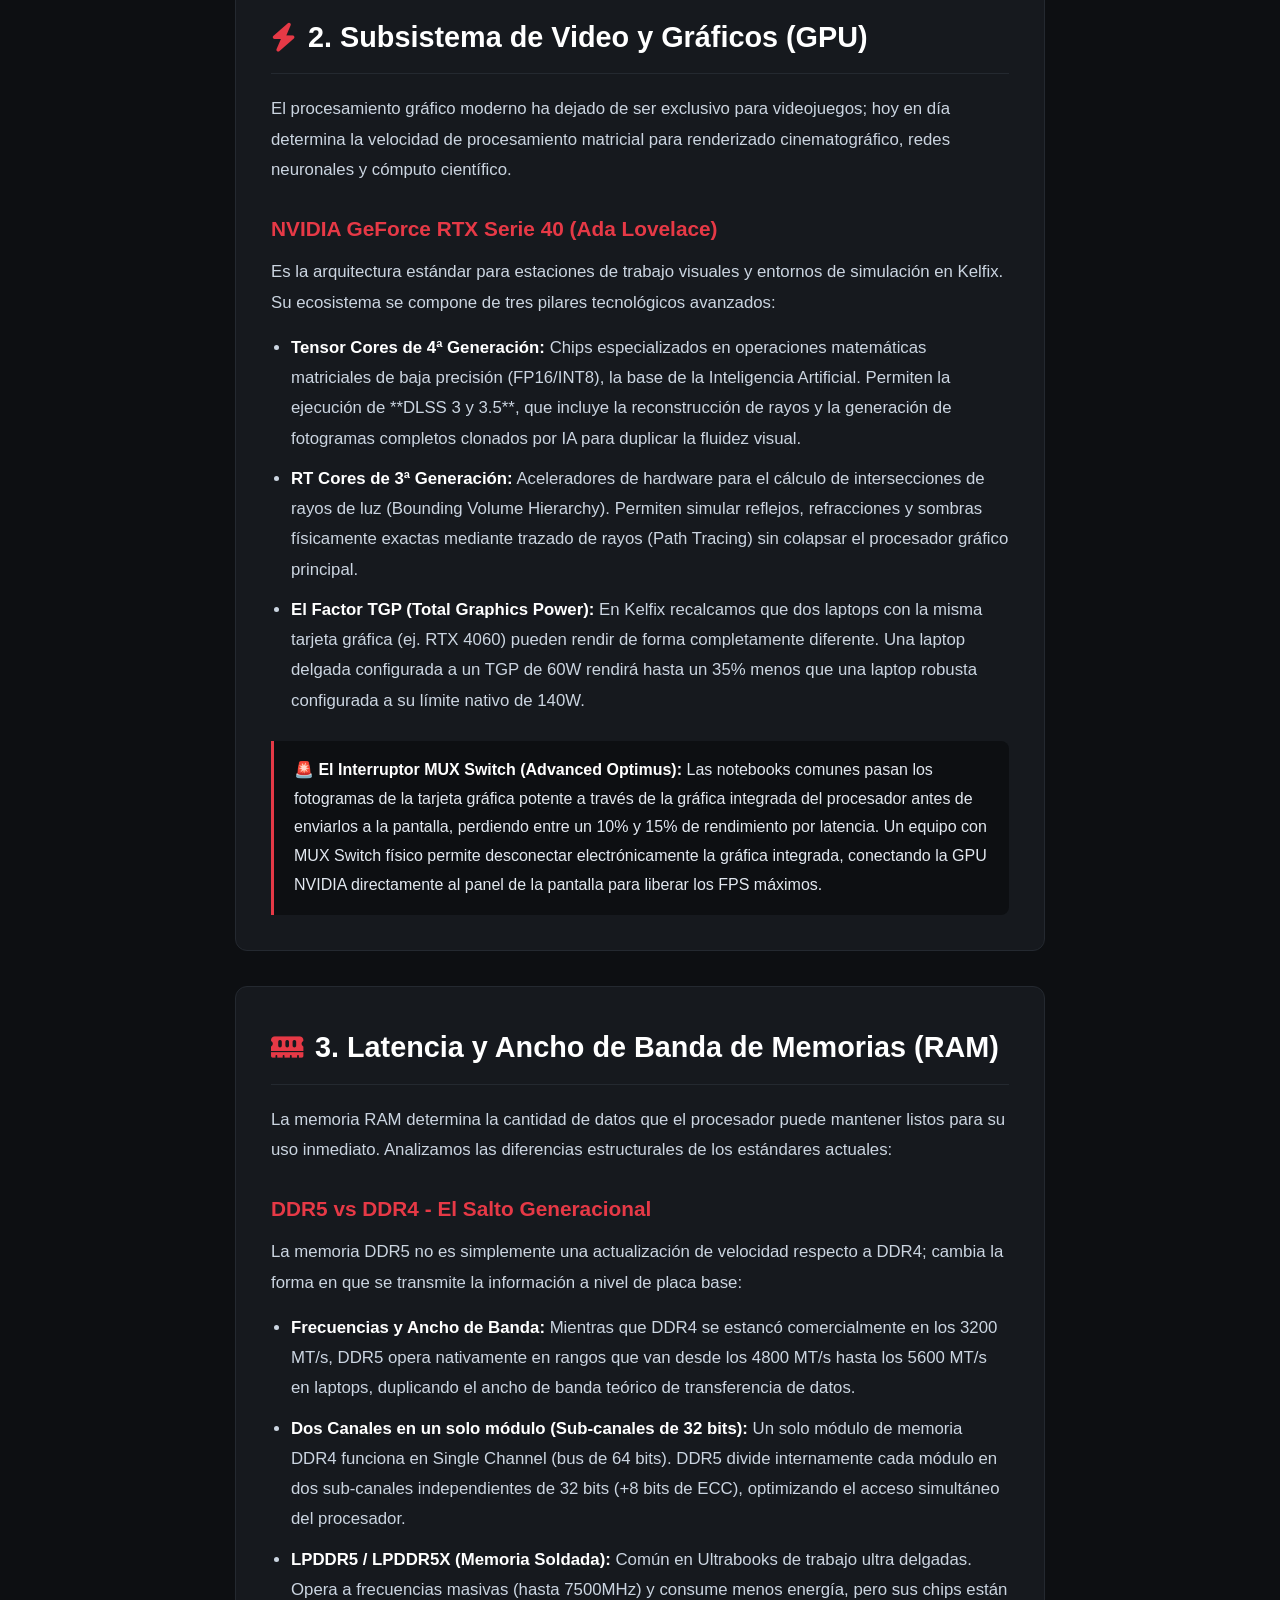
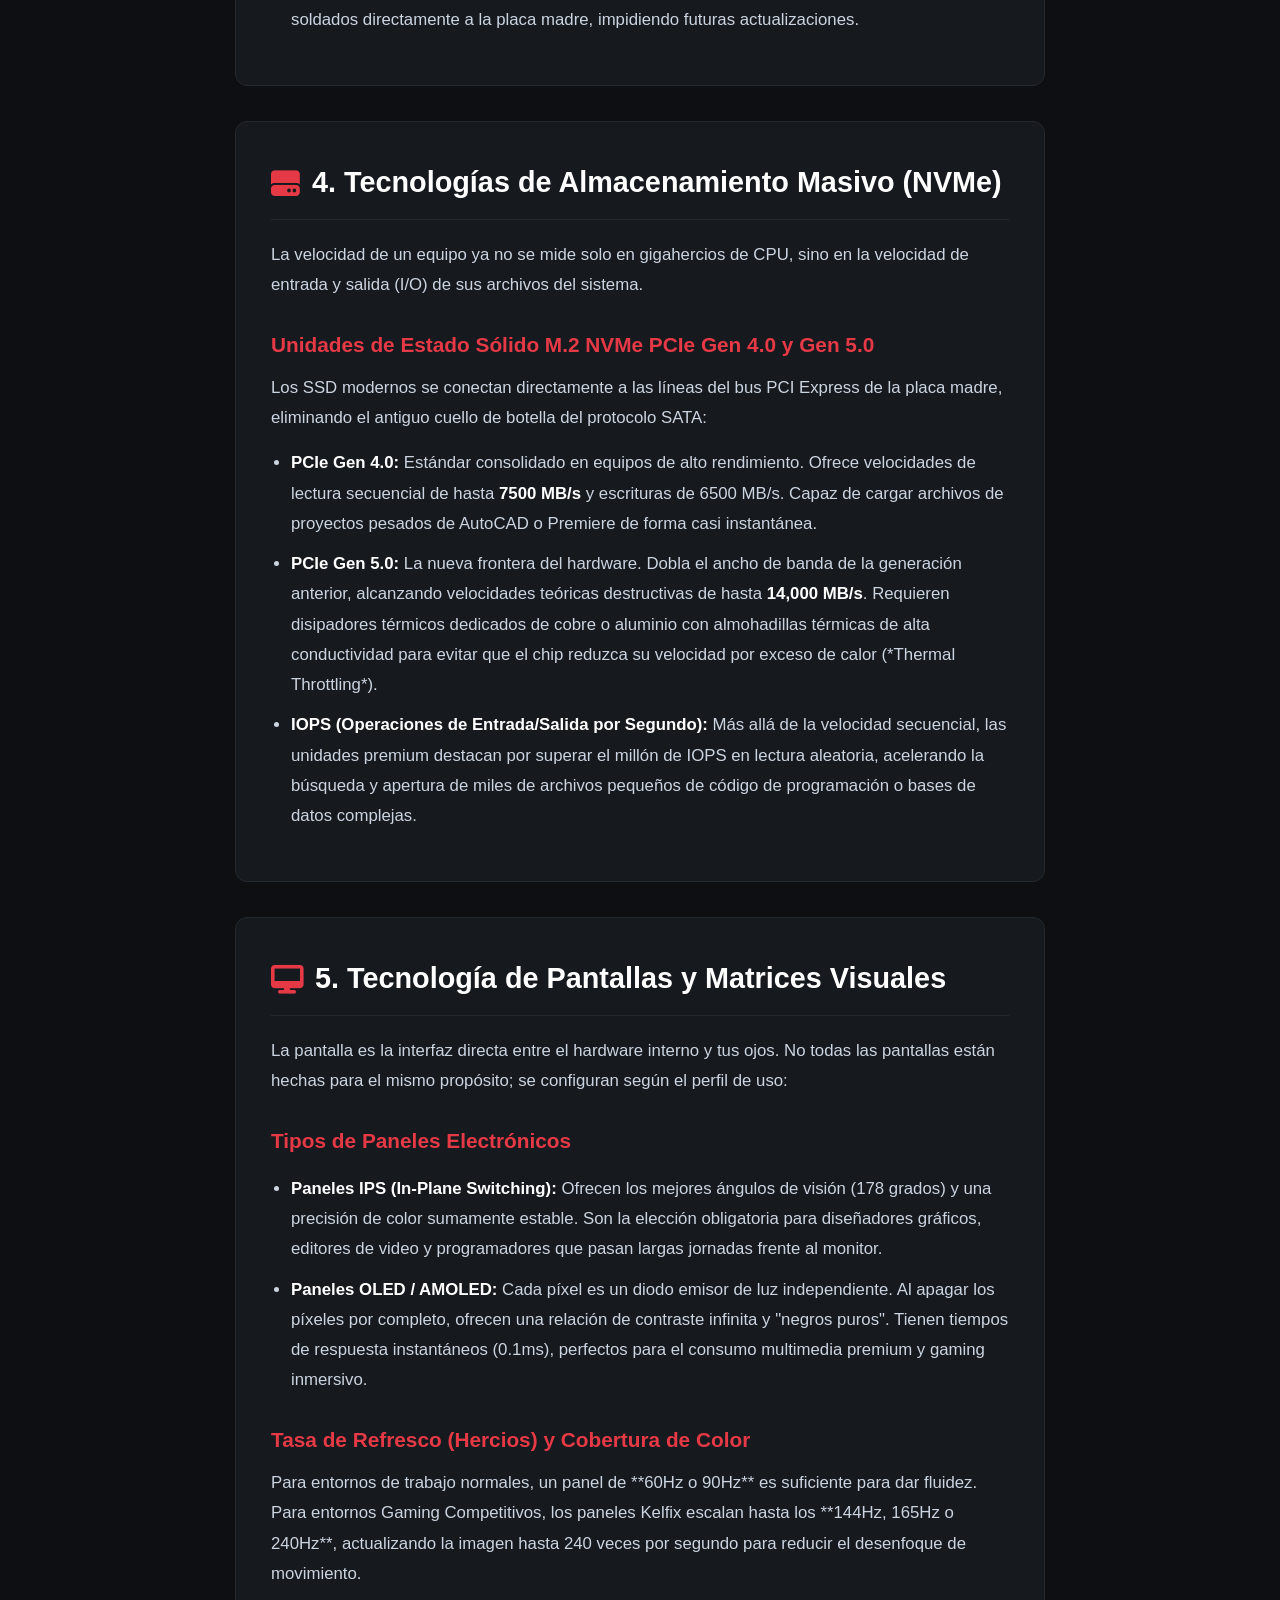
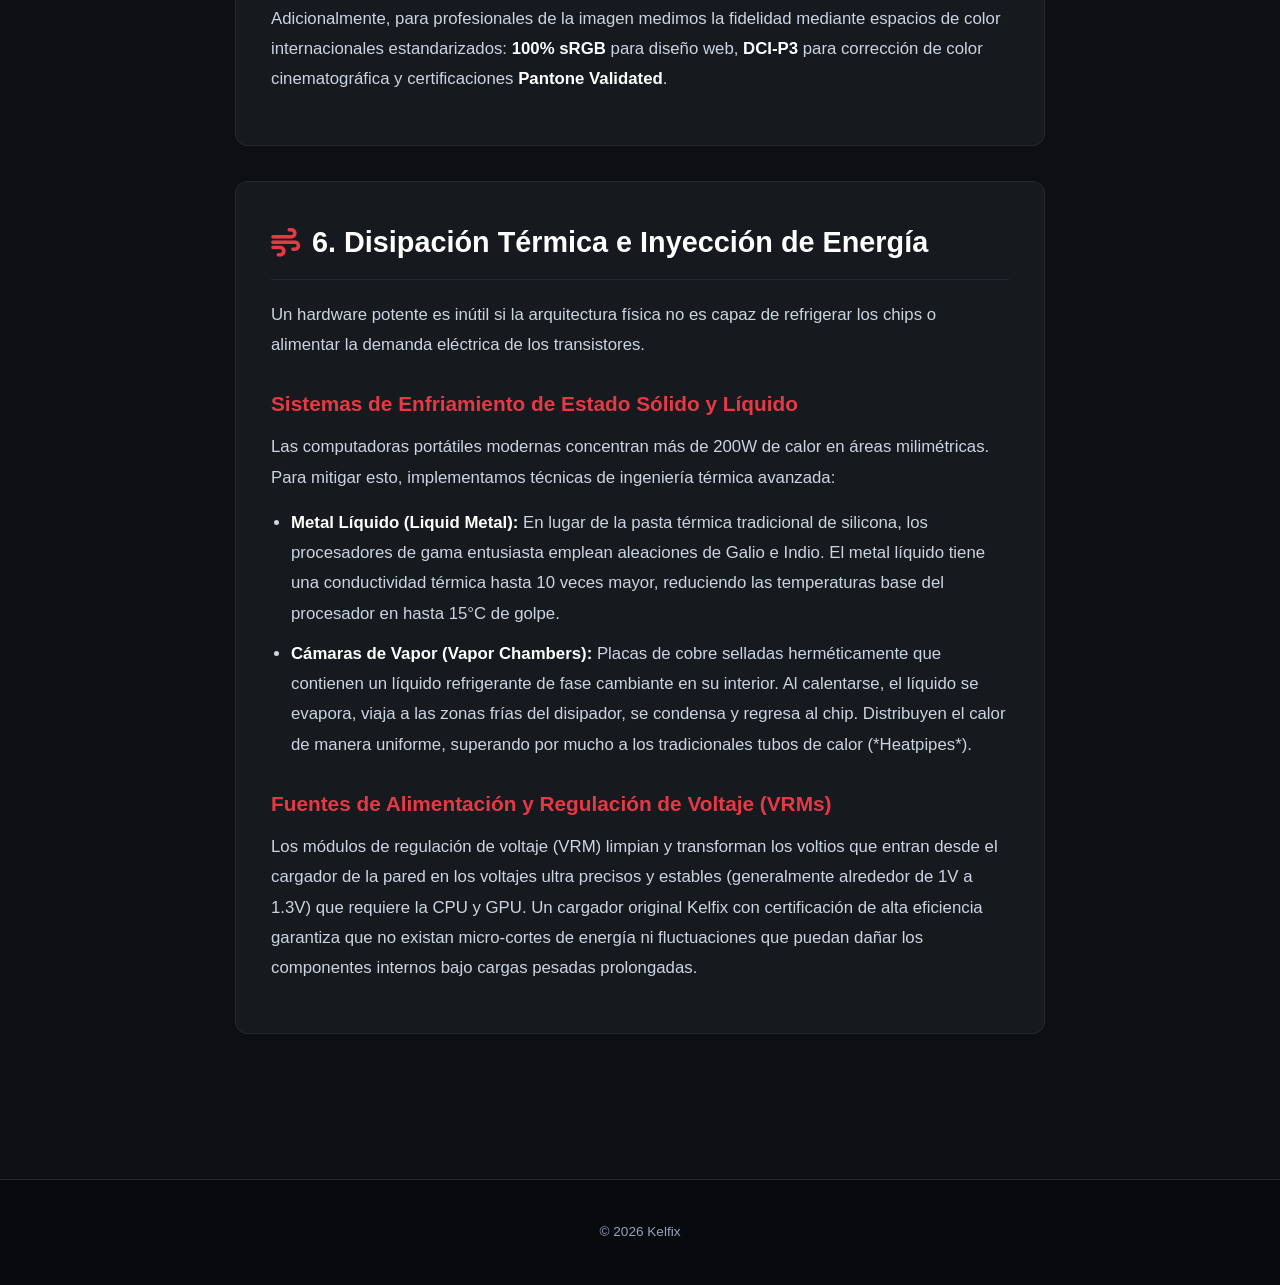
<file: pages2/hardware.html>
<!DOCTYPE html>
<html lang="es">
<head>
    <meta charset="UTF-8">
    <meta name="viewport" content="width=device-width, initial-scale=1.0">
    <title>Hardware</title>
    <link rel="stylesheet" href="https://cdnjs.cloudflare.com/ajax/libs/font-awesome/6.4.0/css/all.min.css">
    <link rel="stylesheet" href="../css2/hardware.css">
</head>
    <link rel="icon" type="image/png" href="../imagen/logo.png">
<body>

    <a href="../index.html" class="btn-volver">
        <i class="fa-solid fa-arrow-left"></i> Volver al Menú
    </a>
    <section class="arriba">
        <h1>Especificaciones de <span>Hardware</span></h1>
        <p>Documentación técnica y de arquitectura de hardware de nivel ingeniería. Todo lo que necesitas saber sobre los componentes que ensamblamos, optimizamos y reparamos en Kelfix.</p>
    </section>

    <main class="contenedor">

        <section class="info-block">
            <h2><i class="fa-solid fa-microchip"></i> 1. Arquitectura de Procesadores (CPU)</h2>
            <p>La Unidad Central de Procesamiento (CPU) dicta la velocidad de cálculo matemático y lógico del sistema. Analizamos en profundidad las plataformas dominantes de la industria:</p>
            
            <h3>Intel Core (12ª a 14ª Generación) - Arquitectura Híbrida x86</h3>
            <p>Intel revolucionó el mercado móvil e industrial introduciendo su arquitectura de núcleos dispares gestionados por hardware mediante el <strong>Intel Thread Director</strong>, un microcontrolador embebido que se comunica con el sistema operativo para asignar tareas en tiempo real:</p>
            <ul>
                <li><strong>Performance-Cores (P-Cores):</strong> Basados en microarquitecturas de alto rendimiento (como Raptor Cove). Cuentan con Hyper-Threading (2 hilos por núcleo), frecuencias de reloj elevadas y están destinados a tareas de ejecución secuencial crítica como videojuegos de físicas complejas, emulación y compilación primaria.</li>
                <li><strong>Efficient-Cores (E-Cores):</strong> Núcleos de un solo hilo optimizados para rendimiento por vatio. Se encargan de las tareas de fondo de Windows/Linux (antivirus, servicios de red, Discord, descargas) para evitar que interrumpan los ciclos de reloj de los P-Cores.</li>
                <li><strong>Sufijos Críticos:</strong> Los procesadores <strong>HX</strong> (ej. i9-14900HX) utilizan el mismo chip físico que los procesadores de escritorio, con un TDP base de 55W escalable a más de 150W, ofreciendo un rendimiento multihilo masivo. Los sufijos <strong>H</strong> balancean consumo (45W) y potencia.</li>
            </ul>

            <h3>AMD Ryzen (Series 6000, 7000 y 8000) - Potencia Monolítica Eficiente</h3>
            <p>A diferencia de Intel, AMD apuesta en muchas de sus líneas de laptops por núcleos homogéneos de alto rendimiento basados en la arquitectura <strong>Zen 4 (y Zen 4c en chips compactos)</strong> fabricados bajo procesos fotolitográficos ultra reducidos de TSMC (4nm y 5nm):</p>
            <ul>
                <li><strong>Eficiencia Térmica Extrema:</strong> Gracias a transistores más pequeños, un procesador Ryzen consume significativamente menos energía a máxima carga en comparación con su contraparte de Intel, lo que se traduce en menor generación de calor residual y mayor autonomía de batería.</li>
                <li><strong>Ryzen AI (NPU integrada):</strong> Las series 7040 y 8040 incorporan la arquitectura XDNA, un acelerador de hardware exclusivo para Inteligencia Artificial (NPU) capaz de procesar hasta 16 TOPS directamente en el chip, liberando a la CPU y GPU de tareas de reconocimiento de voz, desenfoque de cámara por software y modelos de lenguaje locales.</li>
            </ul>
        </section>

        <section class="info-block">
            <h2><i class="fa-solid fa-bolt"></i> 2. Subsistema de Video y Gráficos (GPU)</h2>
            <p>El procesamiento gráfico moderno ha dejado de ser exclusivo para videojuegos; hoy en día determina la velocidad de procesamiento matricial para renderizado cinematográfico, redes neuronales y cómputo científico.</p>
            
            <h3>NVIDIA GeForce RTX Serie 40 (Ada Lovelace)</h3>
            <p>Es la arquitectura estándar para estaciones de trabajo visuales y entornos de simulación en Kelfix. Su ecosistema se compone de tres pilares tecnológicos avanzados:</p>
            <ul>
                <li><strong>Tensor Cores de 4ª Generación:</strong> Chips especializados en operaciones matemáticas matriciales de baja precisión (FP16/INT8), la base de la Inteligencia Artificial. Permiten la ejecución de **DLSS 3 y 3.5**, que incluye la reconstrucción de rayos y la generación de fotogramas completos clonados por IA para duplicar la fluidez visual.</li>
                <li><strong>RT Cores de 3ª Generación:</strong> Aceleradores de hardware para el cálculo de intersecciones de rayos de luz (Bounding Volume Hierarchy). Permiten simular reflejos, refracciones y sombras físicamente exactas mediante trazado de rayos (Path Tracing) sin colapsar el procesador gráfico principal.</li>
                <li><strong>El Factor TGP (Total Graphics Power):</strong> En Kelfix recalcamos que dos laptops con la misma tarjeta gráfica (ej. RTX 4060) pueden rendir de forma completamente diferente. Una laptop delgada configurada a un TGP de 60W rendirá hasta un 35% menos que una laptop robusta configurada a su límite nativo de 140W.</li>
            </ul>

            <div class="nota-tecnica">
                <strong>🚨 El Interruptor MUX Switch (Advanced Optimus):</strong> Las notebooks comunes pasan los fotogramas de la tarjeta gráfica potente a través de la gráfica integrada del procesador antes de enviarlos a la pantalla, perdiendo entre un 10% y 15% de rendimiento por latencia. Un equipo con MUX Switch físico permite desconectar electrónicamente la gráfica integrada, conectando la GPU NVIDIA directamente al panel de la pantalla para liberar los FPS máximos.
            </div>
        </section>

        <section class="info-block">
            <h2><i class="fa-solid fa-memory"></i> 3. Latencia y Ancho de Banda de Memorias (RAM)</h2>
            <p>La memoria RAM determina la cantidad de datos que el procesador puede mantener listos para su uso inmediato. Analizamos las diferencias estructurales de los estándares actuales:</p>
            
            <h3>DDR5 vs DDR4 - El Salto Generacional</h3>
            <p>La memoria DDR5 no es simplemente una actualización de velocidad respecto a DDR4; cambia la forma en que se transmite la información a nivel de placa base:</p>
            <ul>
                <li><strong>Frecuencias y Ancho de Banda:</strong> Mientras que DDR4 se estancó comercialmente en los 3200 MT/s, DDR5 opera nativamente en rangos que van desde los 4800 MT/s hasta los 5600 MT/s en laptops, duplicando el ancho de banda teórico de transferencia de datos.</li>
                <li><strong>Dos Canales en un solo módulo (Sub-canales de 32 bits):</strong> Un solo módulo de memoria DDR4 funciona en Single Channel (bus de 64 bits). DDR5 divide internamente cada módulo en dos sub-canales independientes de 32 bits (+8 bits de ECC), optimizando el acceso simultáneo del procesador.</li>
                <li><strong>LPDDR5 / LPDDR5X (Memoria Soldada):</strong> Común en Ultrabooks de trabajo ultra delgadas. Opera a frecuencias masivas (hasta 7500MHz) y consume menos energía, pero sus chips están soldados directamente a la placa madre, impidiendo futuras actualizaciones.</li>
            </ul>
        </section>

        <section class="info-block">
            <h2><i class="fa-solid fa-hard-drive"></i> 4. Tecnologías de Almacenamiento Masivo (NVMe)</h2>
            <p>La velocidad de un equipo ya no se mide solo en gigahercios de CPU, sino en la velocidad de entrada y salida (I/O) de sus archivos del sistema.</p>
            
            <h3>Unidades de Estado Sólido M.2 NVMe PCIe Gen 4.0 y Gen 5.0</h3>
            <p>Los SSD modernos se conectan directamente a las líneas del bus PCI Express de la placa madre, eliminando el antiguo cuello de botella del protocolo SATA:</p>
            <ul>
                <li><strong>PCIe Gen 4.0:</strong> Estándar consolidado en equipos de alto rendimiento. Ofrece velocidades de lectura secuencial de hasta <strong>7500 MB/s</strong> y escrituras de 6500 MB/s. Capaz de cargar archivos de proyectos pesados de AutoCAD o Premiere de forma casi instantánea.</li>
                <li><strong>PCIe Gen 5.0:</strong> La nueva frontera del hardware. Dobla el ancho de banda de la generación anterior, alcanzando velocidades teóricas destructivas de hasta <strong>14,000 MB/s</strong>. Requieren disipadores térmicos dedicados de cobre o aluminio con almohadillas térmicas de alta conductividad para evitar que el chip reduzca su velocidad por exceso de calor (*Thermal Throttling*).</li>
                <li><strong>IOPS (Operaciones de Entrada/Salida por Segundo):</strong> Más allá de la velocidad secuencial, las unidades premium destacan por superar el millón de IOPS en lectura aleatoria, acelerando la búsqueda y apertura de miles de archivos pequeños de código de programación o bases de datos complejas.</li>
            </ul>
        </section>

        <section class="info-block">
            <h2><i class="fa-solid fa-desktop"></i> 5. Tecnología de Pantallas y Matrices Visuales</h2>
            <p>La pantalla es la interfaz directa entre el hardware interno y tus ojos. No todas las pantallas están hechas para el mismo propósito; se configuran según el perfil de uso:</p>
            
            <h3>Tipos de Paneles Electrónicos</h3>
            <ul>
                <li><strong>Paneles IPS (In-Plane Switching):</strong> Ofrecen los mejores ángulos de visión (178 grados) y una precisión de color sumamente estable. Son la elección obligatoria para diseñadores gráficos, editores de video y programadores que pasan largas jornadas frente al monitor.</li>
                <li><strong>Paneles OLED / AMOLED:</strong> Cada píxel es un diodo emisor de luz independiente. Al apagar los píxeles por completo, ofrecen una relación de contraste infinita y "negros puros". Tienen tiempos de respuesta instantáneos (0.1ms), perfectos para el consumo multimedia premium y gaming inmersivo.</li>
            </ul>

            <h3>Tasa de Refresco (Hercios) y Cobertura de Color</h3>
            <p>Para entornos de trabajo normales, un panel de **60Hz o 90Hz** es suficiente para dar fluidez. Para entornos Gaming Competitivos, los paneles Kelfix escalan hasta los **144Hz, 165Hz o 240Hz**, actualizando la imagen hasta 240 veces por segundo para reducir el desenfoque de movimiento.</p>
            <p>Adicionalmente, para profesionales de la imagen medimos la fidelidad mediante espacios de color internacionales estandarizados: <strong>100% sRGB</strong> para diseño web, <strong>DCI-P3</strong> para corrección de color cinematográfica y certificaciones <strong>Pantone Validated</strong>.</p>
        </section>

        <section class="info-block">
            <h2><i class="fa-solid fa-wind"></i> 6. Disipación Térmica e Inyección de Energía</h2>
            <p>Un hardware potente es inútil si la arquitectura física no es capaz de refrigerar los chips o alimentar la demanda eléctrica de los transistores.</p>
            
            <h3>Sistemas de Enfriamiento de Estado Sólido y Líquido</h3>
            <p>Las computadoras portátiles modernas concentran más de 200W de calor en áreas milimétricas. Para mitigar esto, implementamos técnicas de ingeniería térmica avanzada:</p>
            <ul>
                <li><strong>Metal Líquido (Liquid Metal):</strong> En lugar de la pasta térmica tradicional de silicona, los procesadores de gama entusiasta emplean aleaciones de Galio e Indio. El metal líquido tiene una conductividad térmica hasta 10 veces mayor, reduciendo las temperaturas base del procesador en hasta 15°C de golpe.</li>
                <li><strong>Cámaras de Vapor (Vapor Chambers):</strong> Placas de cobre selladas herméticamente que contienen un líquido refrigerante de fase cambiante en su interior. Al calentarse, el líquido se evapora, viaja a las zonas frías del disipador, se condensa y regresa al chip. Distribuyen el calor de manera uniforme, superando por mucho a los tradicionales tubos de calor (*Heatpipes*).</li>
            </ul>

            <h3>Fuentes de Alimentación y Regulación de Voltaje (VRMs)</h3>
            <p>Los módulos de regulación de voltaje (VRM) limpian y transforman los voltios que entran desde el cargador de la pared en los voltajes ultra precisos y estables (generalmente alrededor de 1V a 1.3V) que requiere la CPU y GPU. Un cargador original Kelfix con certificación de alta eficiencia garantiza que no existan micro-cortes de energía ni fluctuaciones que puedan dañar los componentes internos bajo cargas pesadas prolongadas.</p>
        </section>

    </main>

    <footer>
        <p>&copy; 2026 Kelfix</p>
    </footer>

</body>
</html>
</file>
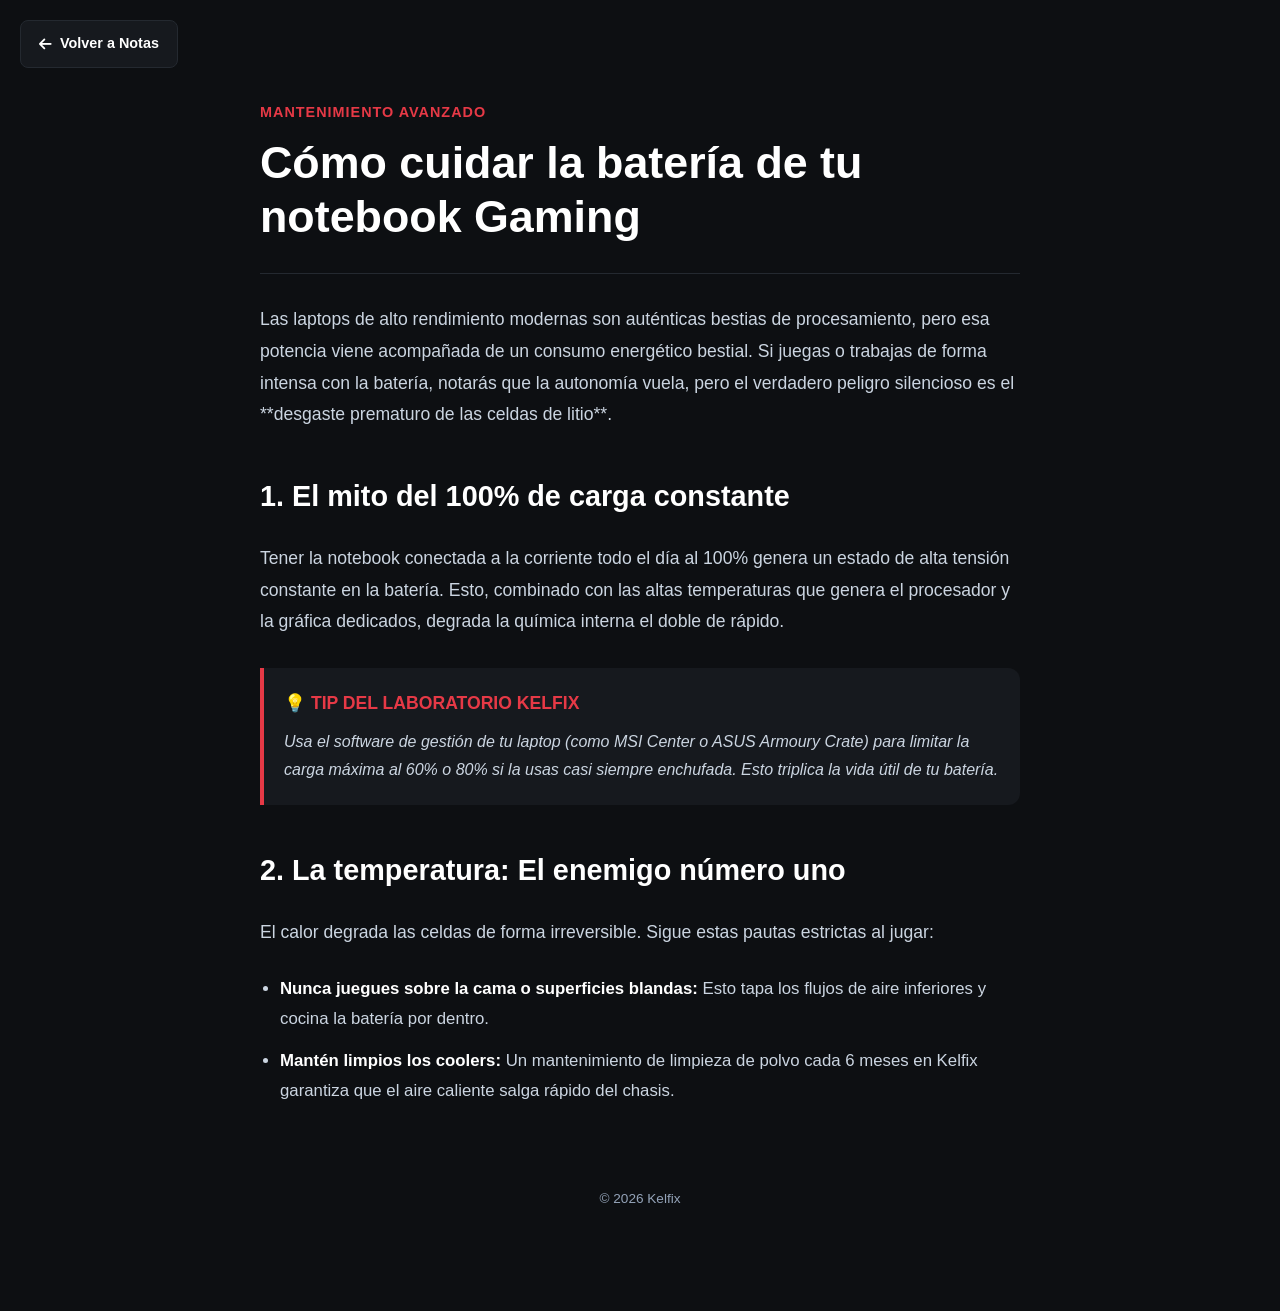
<file: pages2/nota-bateria.html>
<!DOCTYPE html>
<html lang="es">
<head>
    <meta charset="UTF-8">
    <meta name="viewport" content="width=device-width, initial-scale=1.0">
    <title>Cuidado de Batería</title>
    <link rel="stylesheet" href="https://cdnjs.cloudflare.com/ajax/libs/font-awesome/6.4.0/css/all.min.css">
    <link rel="stylesheet" href="../css2/articulo.css">
</head>
    <link rel="icon" type="image/png" href="../imagen/logo.png">
<body>

    <a href="notas.html" class="btn-volver">
        <i class="fa-solid fa-arrow-left"></i> Volver a Notas
    </a>

    <article class="articulo-container">
        <div class="meta-info">Mantenimiento Avanzado</div>
        <h1>Cómo cuidar la batería de tu notebook Gaming</h1>
        
        <hr>

        <div class="contenido-html">
            <p>Las laptops de alto rendimiento modernas son auténticas bestias de procesamiento, pero esa potencia viene acompañada de un consumo energético bestial. Si juegas o trabajas de forma intensa con la batería, notarás que la autonomía vuela, pero el verdadero peligro silencioso es el **desgaste prematuro de las celdas de litio**.</p>

            <h2>1. El mito del 100% de carga constante</h2>
            <p>Tener la notebook conectada a la corriente todo el día al 100% genera un estado de alta tensión constante en la batería. Esto, combinado con las altas temperaturas que genera el procesador y la gráfica dedicados, degrada la química interna el doble de rápido.</p>

            <div class="caja-destacada">
                <h4>💡 Tip del laboratorio Kelfix</h4>
                <p>Usa el software de gestión de tu laptop (como MSI Center o ASUS Armoury Crate) para limitar la carga máxima al 60% o 80% si la usas casi siempre enchufada. Esto triplica la vida útil de tu batería.</p>
            </div>

            <h2>2. La temperatura: El enemigo número uno</h2>
            <p>El calor degrada las celdas de forma irreversible. Sigue estas pautas estrictas al jugar:</p>
            <ul>
                <li><strong>Nunca juegues sobre la cama o superficies blandas:</strong> Esto tapa los flujos de aire inferiores y cocina la batería por dentro.</li>
                <li><strong>Mantén limpios los coolers:</strong> Un mantenimiento de limpieza de polvo cada 6 meses en Kelfix garantiza que el aire caliente salga rápido del chasis.</li>
            </ul>
        </div>

        <footer>
            <p>© 2026 Kelfix</p>
        </footer>
    </article>

</body>
</html>
</file>
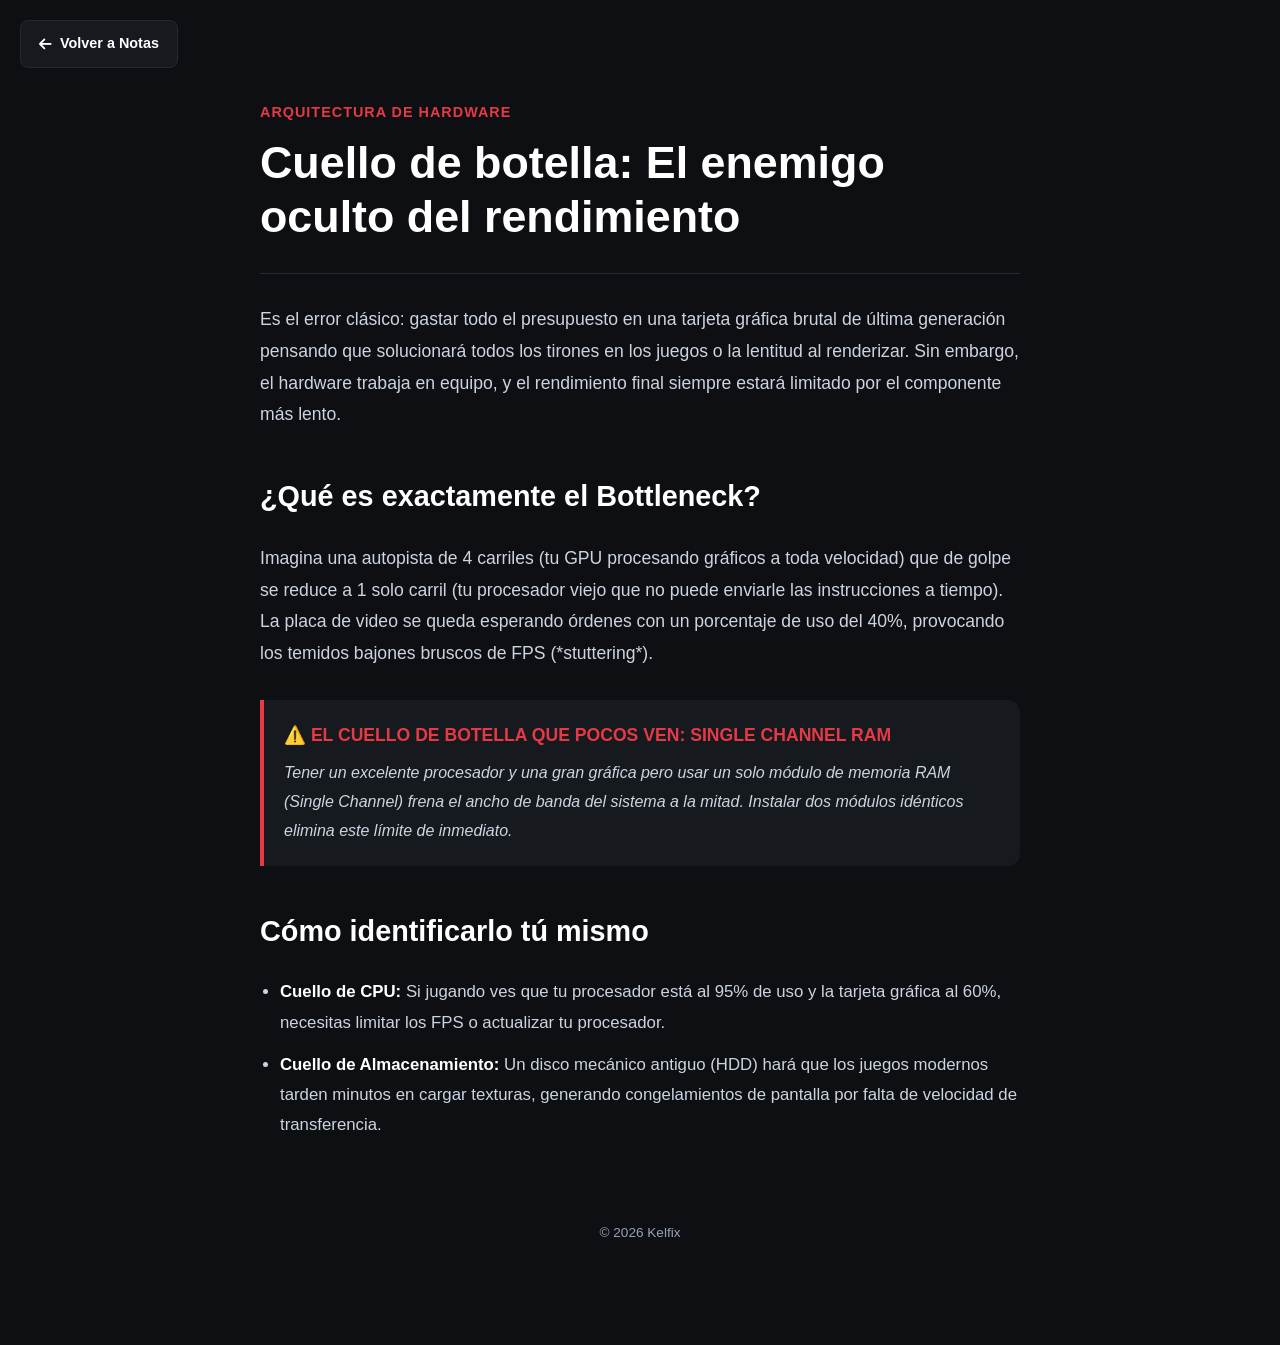
<file: pages2/nota-cuello.html>
<!DOCTYPE html>
<html lang="es">
<head>
    <meta charset="UTF-8">
    <meta name="viewport" content="width=device-width, initial-scale=1.0">
    <title>Cuello de Botella</title>
    <link rel="stylesheet" href="https://cdnjs.cloudflare.com/ajax/libs/font-awesome/6.4.0/css/all.min.css">
    <link rel="stylesheet" href="../css2/articulo.css">
</head>
    <link rel="icon" type="image/png" href="../imagen/logo.png">
<body>

    <a href="notas.html" class="btn-volver">
        <i class="fa-solid fa-arrow-left"></i> Volver a Notas
    </a>

    <article class="articulo-container">
        <div class="meta-info">Arquitectura de Hardware</div>
        <h1>Cuello de botella: El enemigo oculto del rendimiento</h1>
        
        <hr>

        <div class="contenido-html">
            <p>Es el error clásico: gastar todo el presupuesto en una tarjeta gráfica brutal de última generación pensando que solucionará todos los tirones en los juegos o la lentitud al renderizar. Sin embargo, el hardware trabaja en equipo, y el rendimiento final siempre estará limitado por el componente más lento.</p>

            <h2>¿Qué es exactamente el Bottleneck?</h2>
            <p>Imagina una autopista de 4 carriles (tu GPU procesando gráficos a toda velocidad) que de golpe se reduce a 1 solo carril (tu procesador viejo que no puede enviarle las instrucciones a tiempo). La placa de video se queda esperando órdenes con un porcentaje de uso del 40%, provocando los temidos bajones bruscos de FPS (*stuttering*).</p>

            <div class="caja-destacada">
                <h4>⚠️ El Cuello de Botella que pocos ven: Single Channel RAM</h4>
                <p>Tener un excelente procesador y una gran gráfica pero usar un solo módulo de memoria RAM (Single Channel) frena el ancho de banda del sistema a la mitad. Instalar dos módulos idénticos elimina este límite de inmediato.</p>
            </div>

            <h2>Cómo identificarlo tú mismo</h2>
            <ul>
                <li><strong>Cuello de CPU:</strong> Si jugando ves que tu procesador está al 95% de uso y la tarjeta gráfica al 60%, necesitas limitar los FPS o actualizar tu procesador.</li>
                <li><strong>Cuello de Almacenamiento:</strong> Un disco mecánico antiguo (HDD) hará que los juegos modernos tarden minutos en cargar texturas, generando congelamientos de pantalla por falta de velocidad de transferencia.</li>
            </ul>
        </div>

        <footer>
            <p>© 2026 Kelfix</p>
        </footer>
    </article>

</body>
</html>
</file>
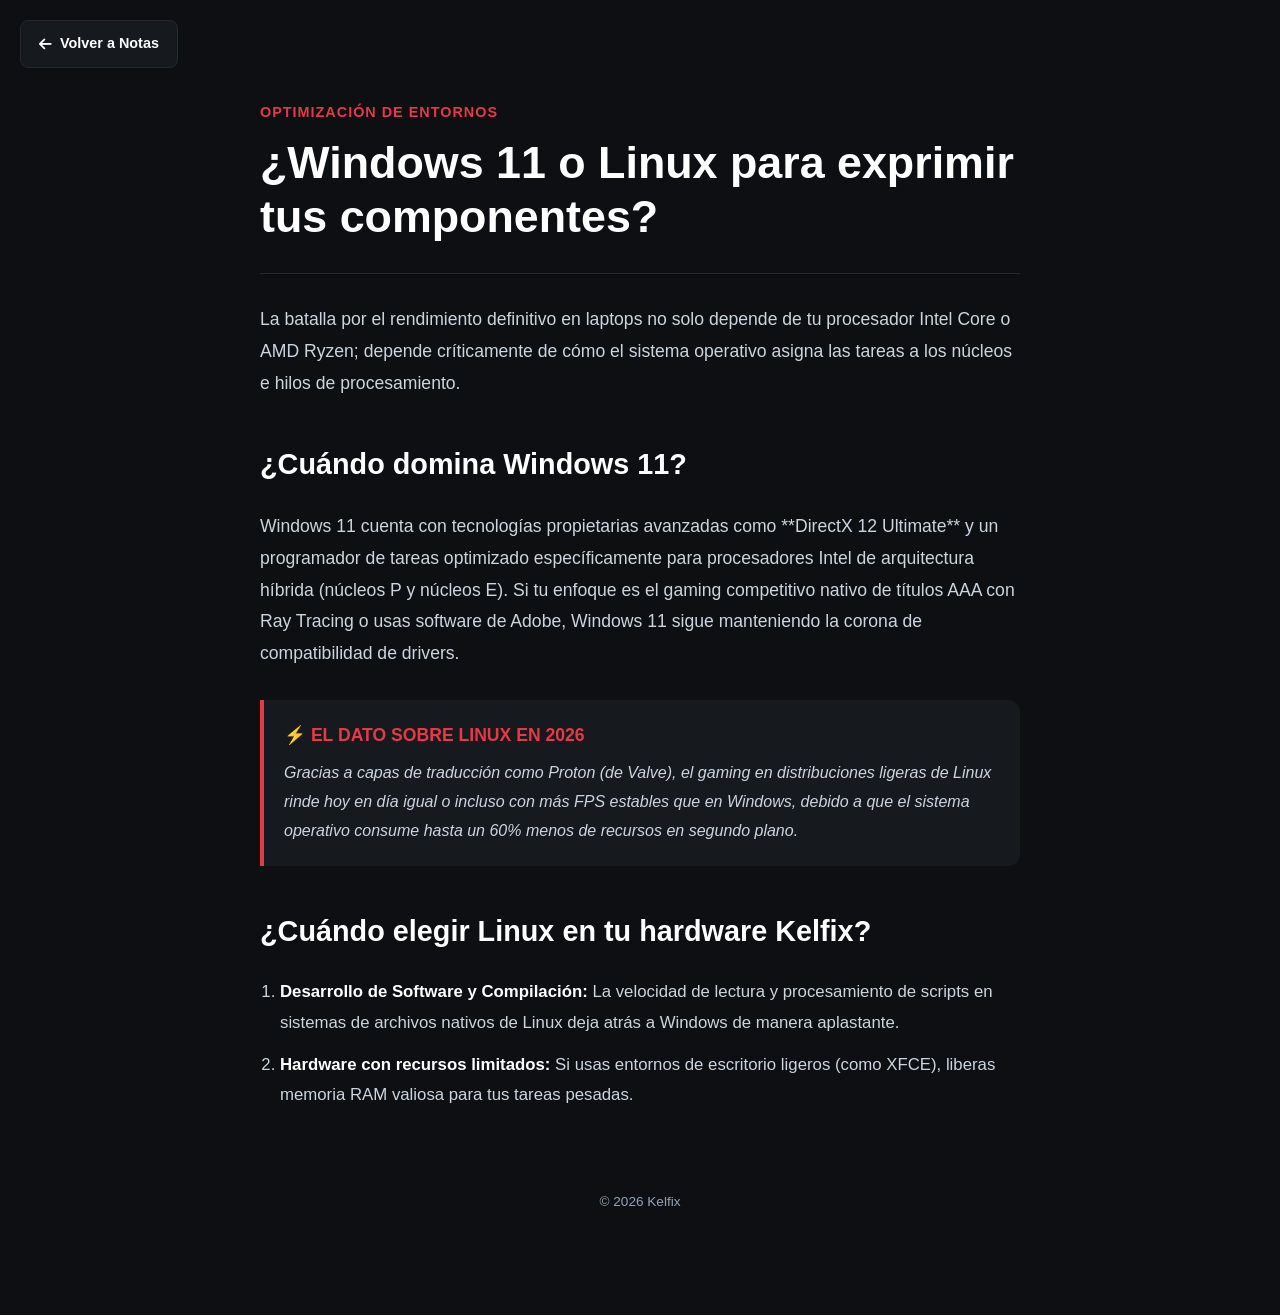
<file: pages2/nota-sistema.html>
<!DOCTYPE html>
<html lang="es">
<head>
    <meta charset="UTF-8">
    <meta name="viewport" content="width=device-width, initial-scale=1.0">
    <title>Sistema</title>
    <link rel="stylesheet" href="https://cdnjs.cloudflare.com/ajax/libs/font-awesome/6.4.0/css/all.min.css">
    <link rel="stylesheet" href="../css2/articulo.css">
</head>
    <link rel="icon" type="image/png" href="../imagen/logo.png">
<body>

    <a href="notas.html" class="btn-volver">
        <i class="fa-solid fa-arrow-left"></i> Volver a Notas
    </a>

    <article class="articulo-container">
        <div class="meta-info">Optimización de Entornos</div>
        <h1>¿Windows 11 o Linux para exprimir tus componentes?</h1>
        
        <hr>

        <div class="contenido-html">
            <p>La batalla por el rendimiento definitivo en laptops no solo depende de tu procesador Intel Core o AMD Ryzen; depende críticamente de cómo el sistema operativo asigna las tareas a los núcleos e hilos de procesamiento.</p>

            <h2>¿Cuándo domina Windows 11?</h2>
            <p>Windows 11 cuenta con tecnologías propietarias avanzadas como **DirectX 12 Ultimate** y un programador de tareas optimizado específicamente para procesadores Intel de arquitectura híbrida (núcleos P y núcleos E). Si tu enfoque es el gaming competitivo nativo de títulos AAA con Ray Tracing o usas software de Adobe, Windows 11 sigue manteniendo la corona de compatibilidad de drivers.</p>

            <div class="caja-destacada">
                <h4>⚡ El Dato sobre Linux en 2026</h4>
                <p>Gracias a capas de traducción como Proton (de Valve), el gaming en distribuciones ligeras de Linux rinde hoy en día igual o incluso con más FPS estables que en Windows, debido a que el sistema operativo consume hasta un 60% menos de recursos en segundo plano.</p>
            </div>

            <h2>¿Cuándo elegir Linux en tu hardware Kelfix?</h2>
            <ol>
                <li><strong>Desarrollo de Software y Compilación:</strong> La velocidad de lectura y procesamiento de scripts en sistemas de archivos nativos de Linux deja atrás a Windows de manera aplastante.</li>
                <li><strong>Hardware con recursos limitados:</strong> Si usas entornos de escritorio ligeros (como XFCE), liberas memoria RAM valiosa para tus tareas pesadas.</li>
            </ol>
        </div>

        <footer>
            <p>© 2026 Kelfix</p>
        </footer>
    </article>

</body>
</html>
</file>
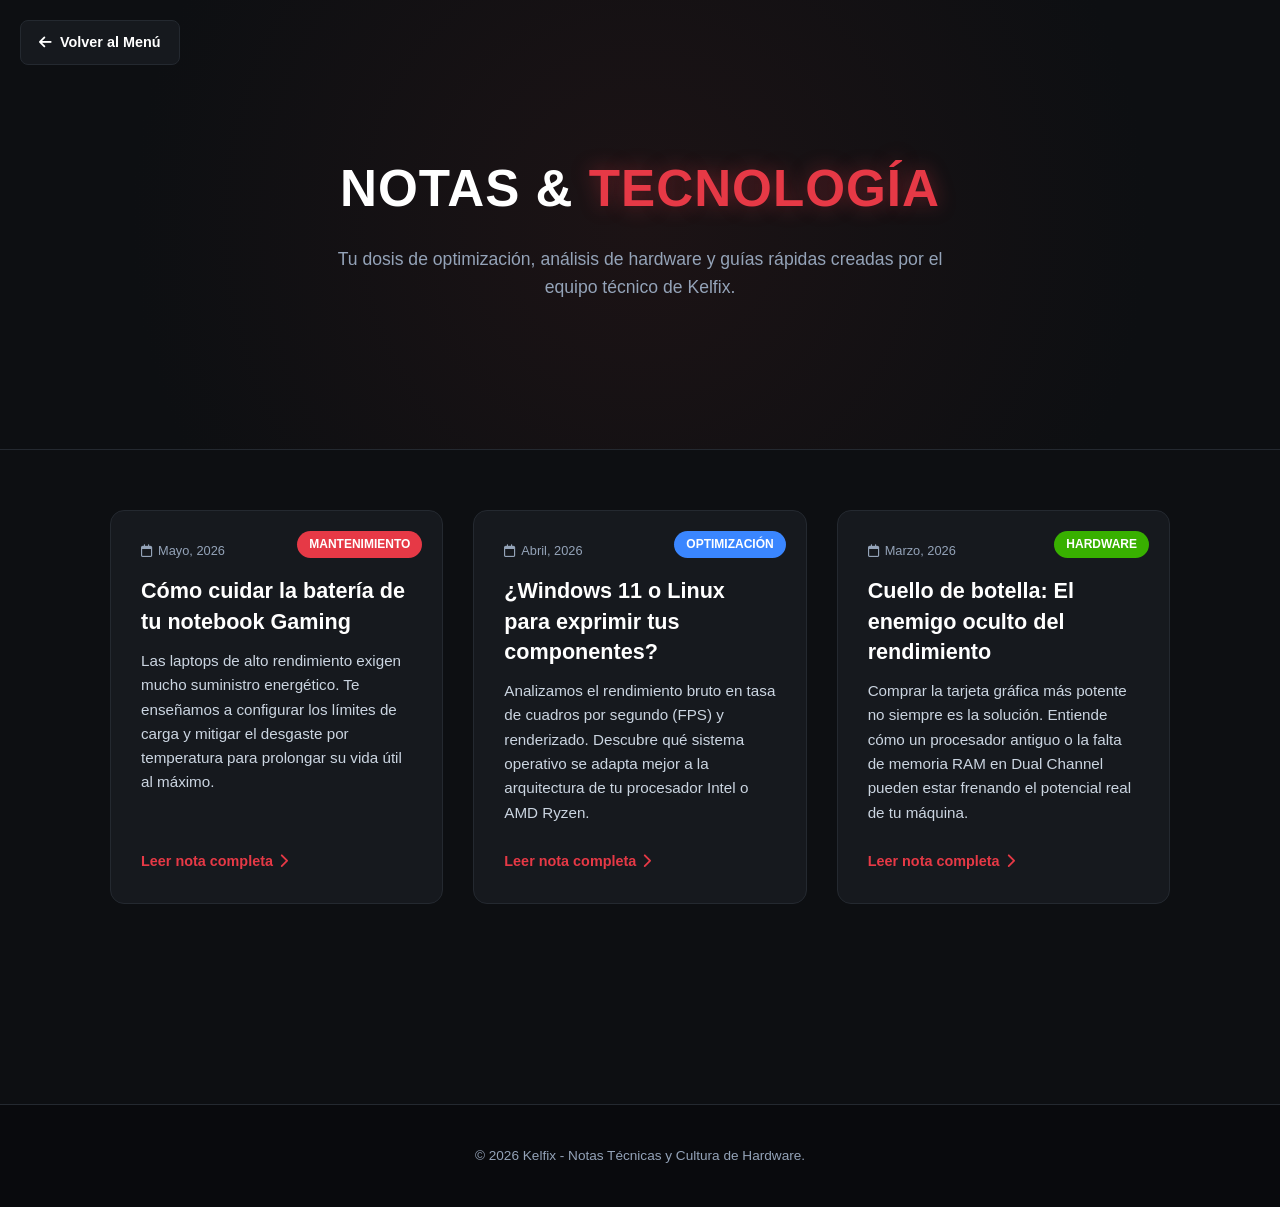
<file: pages2/notas.html>
<!DOCTYPE html>
<html lang="es">
<head>
    <meta charset="UTF-8">
    <meta name="viewport" content="width=device-width, initial-scale=1.0">
    <title>Notas y Novedades</title>
    <link rel="stylesheet" href="https://cdnjs.cloudflare.com/ajax/libs/font-awesome/6.4.0/css/all.min.css">
    <link rel="stylesheet" href="../css2/notas.css">
</head>
    <link rel="icon" type="image/png" href="../imagen/logo.png">
<body>

    <a href="../index.html" class="btn-volver">
        <i class="fa-solid fa-arrow-left"></i> Volver al Menú
    </a>

    <section class="arriba">
        <h1>Notas & <span>Tecnología</span></h1>
        <p>Tu dosis de optimización, análisis de hardware y guías rápidas creadas por el equipo técnico de Kelfix.</p>
    </section>

    <main class="contenedor">

        <div class="grid-notas">
            
            <article class="card-nota">
                <div class="card-tag">Mantenimiento</div>
                <div class="card-body-nota">
                    <span class="nota-fecha"><i class="fa-regular fa-calendar"></i> Mayo, 2026</span>
                    <h2>Cómo cuidar la batería de tu notebook Gaming</h2>
                    <p>Las laptops de alto rendimiento exigen mucho suministro energético. Te enseñamos a configurar los límites de carga y mitigar el desgaste por temperatura para prolongar su vida útil al máximo.</p>
                    <a href="nota-bateria.html" class="btn-leer">Leer nota completa <i class="fa-solid fa-chevron-right"></i></a>
                </div>
            </article>

            <article class="card-nota">
                <div class="card-tag optimizacion">Optimización</div>
                <div class="card-body-nota">
                    <span class="nota-fecha"><i class="fa-regular fa-calendar"></i> Abril, 2026</span>
                    <h2>¿Windows 11 o Linux para exprimir tus componentes?</h2>
                    <p>Analizamos el rendimiento bruto en tasa de cuadros por segundo (FPS) y renderizado. Descubre qué sistema operativo se adapta mejor a la arquitectura de tu procesador Intel o AMD Ryzen.</p>
                    <a href="nota-sistema.html" class="btn-leer">Leer nota completa <i class="fa-solid fa-chevron-right"></i></a>
                </div>
            </article>

            <article class="card-nota">
                <div class="card-tag hardware">Hardware</div>
                <div class="card-body-nota">
                    <span class="nota-fecha"><i class="fa-regular fa-calendar"></i> Marzo, 2026</span>
                    <h2>Cuello de botella: El enemigo oculto del rendimiento</h2>
                    <p>Comprar la tarjeta gráfica más potente no siempre es la solución. Entiende cómo un procesador antiguo o la falta de memoria RAM en Dual Channel pueden estar frenando el potencial real de tu máquina.</p>
                    <a href="nota-cuello.html" class="btn-leer">Leer nota completa <i class="fa-solid fa-chevron-right"></i></a>
                </div>
            </article>

        </div>

    </main>

    <footer>
        <p>&copy; 2026 Kelfix - Notas Técnicas y Cultura de Hardware.</p>
    </footer>

</body>
</html>
</file>
<file: css/style1.css>
*{
    margin: 0;
    padding: 0;
}
header {
    background-color: rgb(16, 1, 44);
    height: 200px;
    color: white;
    position: relative;

}
main{
    background-color:rgb(16, 1, 44) ;
    min-height: 100vh;
    padding-bottom: 55px;
}
.titulo{
    position: absolute;
    left: 30px;
    top: 20px;
}
.cabecera1 {
    display: flex;
    justify-content: center;
    align-items: center;
    height: 150px;
    font-size: 150%;
    font-weight: bold;
    font-family: sans-serif;
    position: relative;
}
.btn{
    position: absolute;
    border: none;
    right: 30px;
    background-color: rgb(16, 1, 44);
    border-radius: 10px;
    border-color: white;
    color: white;
    margin: 10px;
    padding: 5px 25px;
    transition: 0.99s ease;
    font-size: 30px;
}
.btn img{
    margin-right: 8px;
    vertical-align: middle;
}
.btn:hover{
    background-color: #a700f5;
    border-color:#a700f5;
    color:rgb(16, 1, 44);  
}
header nav{
    display: flex;
    justify-content:space-around;
    padding-left: 100px;
    padding-right:20px;
}
nav a{
    color: #fff;
    text-decoration: none;
    font-size: 1.1rem;
    display: block;
    padding: 10px 15px;
    border-radius: 5px;
    font-weight: bold;
    font-family: sans-serif;
    transition: all 0.5s ease;
}
nav a:hover{
    background-color:#a700f5;
    padding: 10px 50px;
}

/* ===== CARRUSEL ===== */
.carrusel-contenido{
    position:relative;
    width: 100%;
    margin: 0;
    overflow: hidden;
}
.carrusel-track{
    display:flex;
    transition: transform 0.5s ease-in-out;
}
.carrusel-slide{
    flex: 0 0 100%;
    width: 100%;
    height: 70vh;
    position: relative;
}
.carrusel-slide img{
    width: 100%;
    height: 100%;
    object-fit: cover;
}
.prev, .next{
    cursor: pointer;
    position: absolute;
    top: 50%;
    width: auto;
    padding: 16px;
    margin-top: -22px;
    color: white;
    font-weight:bold;
    font-size: 20px;
    transition: 0.3s ease;
    border-radius: 0 3px 3px 0;
    user-select: none;
    background-color: rgba(0, 0,0, 0.5);
    border: none;
}
.next{
    right: 0;
    border-radius: 3px 0 0 3px;
}
.prev:hover, .next:hover{
    background-color: rgba(0,0,0,0.9);
}
.carrusel-dots-contenido{
    text-align: center;
    position: absolute;
    bottom: 15px;
    width: 100%;
}
.dot{
    cursor: pointer;
    height: 12px;
    width: 12px;
    margin: 0 5px;
    background-color: #bbb;
    border-radius: 50%;
    display: inline-block;
    transition: background-color 0.3s ease;
}
.dot.active, .dot:hover{
    background-color: white;
}

/* ===== GRID Y CARDS ===== */
.grid{
    display:grid;
    grid-template-columns:repeat(4,1fr);
    gap: 20px;
    padding-top: 30px;
    padding-left: 15px;
    padding-right: 15px;
}
.card{
    background-color: rgb(255, 255, 255);
    border-radius: 12px;
    overflow: hidden;
    box-shadow: 0px 2px 6px rgba(65, 64, 64, 0.2);
    display: flex;
    flex-direction: column;
    position: relative;
    transition: transform 0.2s ease;
}
.card:hover{
    transform: translateY(-4px);
}
.card img{
    width: 100%;
    height: 200px;
    object-fit: contain;
    background-color: #f5f5f7;
    padding: 10px;
    box-sizing: border-box;
    cursor: pointer;
    transition: 0.3s;
}
.card img:hover{
    transform: scale(1.05);
}
.card-body {
    padding: 12px;
    flex: 1;
    display: flex;
    flex-direction: column;
    gap: 3px;
}
.card h3 {
    color: #111;
    font-size: 14px;
    font-weight: 600;
    margin: 0 0 4px 0;
    text-align: left;
    line-height: 1.4;
}
.card p{
    color: #555;
    font-size: 12px;
    margin: 0;
    text-align: left;
    line-height: 1.4;
}
.card .precio {
    color: #cc0033;
    font-size: 18px;
    font-weight: bold;
    margin: 6px 0 0;
}
.card .precio-old {
    color: #aaa;
    font-size: 12px;
    text-decoration: line-through;
    margin-top: 6px;
}
.card .badge {
    position: absolute;
    top: 10px;
    left: 10px;
    background-color: #cc0033;
    color: white;
    font-size: 11px;
    font-weight: bold;
    padding: 3px 9px;
    border-radius: 6px;
    z-index: 1;
}
.card button{
    margin: 0 12px 12px;
    width: calc(100% - 24px);
    padding: 10px;
    border-radius: 6px;
    background-color: rgb(145, 0, 43);
    color: rgb(255, 255, 255);
    border: none;
    font-size: 13px;
    font-weight: bold;
    cursor: pointer;
    transition: background 0.3s ease;
}
.card button:hover{
    background-color: rgb(234, 0, 70);
}

/* ===== CARD2 (COMBO) ===== */
.grid2{
    display:grid;
    grid-template-columns:repeat(1,1fr);
    gap:50px;
    padding-top: 30px;
    padding-left: 15px;
    padding-right: 15px;
}
.card2{
    background-color:rgba(255, 255, 255,0.85);
    border-radius: 20px;
    overflow: hidden;
    box-shadow: 0px 2px 6px rgba(65, 64, 64, 0.2);
    padding: 20px;
    margin: 20px auto;
    width: 95%;
    display: flex;
    flex-direction: row;
    justify-content: space-between;
    gap: 35px;
}
.card2 img{
    flex: 0;
    max-width:50%;
    height:auto;
    object-fit: contain;
    cursor: pointer;
}
.card2 p{
    color:#300047;
    font-size: 1rem;
    line-height: 0.5;
    text-align: justify;
    margin: 0px 0;
    font-size: 0.9rem;
}
.card2 button{
    width: auto;
    padding: 15px 35px;
    font-size: 1rem;
    font-weight: bold;
    text-transform: uppercase;
    border-radius: 9px;
    background-color: rgb(145, 0, 43);
    color: rgb(255, 255, 255);
    border-color:black;
    transition: background 0.3s ease;
}
.card2 button:hover{
    background-color:rgb(234, 0, 70);
}
.card2 h3{
    color: black;
    padding: 0px;
    text-align: center;
    margin-top: -15px;
}
.combo-info{
    flex: 1;
    display: flex;
    flex-direction: column;
    align-items: flex-start;
    text-align: left;
}
.card2 h3:first-of-type{
    font-size: 1.8rem;
    color: #111;
    margin-bottom: 15px;
}
.contenedor{
    display: flex;
    flex-direction: row;
    gap: 10px;
    width: 100%;
}
.columna{
    flex: 1;
}
.columna p{
    font-size: 0.99rem;
    margin: 6px 0;
    line-height: 1.2;
}

/* ===== FOOTER ===== */
footer{
    background-image:linear-gradient(rgba(0,0,0,0.75),rgba(0,0,0,0.75)), url('../imagen/footer1.jpg');
    height: 300px;  
    background-size: cover;
    background-position: center;
    background-repeat: no-repeat;
}
.footer-contenedor {
    max-width: 1200px;
    margin: 0 auto;
    display: grid;
    grid-template-columns: repeat(auto-fit, minmax(250px, 1fr));
    gap: 40px;
    padding: 40px 50px;
    align-items: start;
}
.footer-columna h2 {
    font-size: 2rem;
    margin-bottom: 10px;
    letter-spacing: 1px;
}
.footer-columna h3 {
    font-size: 1.2rem;
    margin-bottom: 20px;
    border-bottom: 2px solid #3a3f50;
    padding-bottom: 5px;
}
.footer-logo{
    color: #a0a5b5;
}
.footer-columna p {
    color: #a0a5b5;
    font-size: 0.9rem;
    margin: 12px 0;
}
.footer-columna a {
    color: #ffffff;
    text-decoration: none;
}
.footer-columna a:hover {
    text-decoration: underline;
}
.footer-socials {
    display: flex;
    gap: 10px;
    margin: 15px 0;
}
.social-box {
    width: 32px;
    height: 32px;
    background-color: #3a3f50;
    border-radius: 6px;
    display: inline-block;
}
.footer-columna ul {
    list-style: none;
    padding: 0;
    display: grid;
    grid-template-columns: 1fr 1fr;
    gap: 10px;
}
.footer-columna ul li {
    color: #a0a5b5;
    font-size: 0.9rem;
}
.copyright {
    font-size: 0.8rem !important;
    color: #6c7284 !important;
    margin-top: 25px !important;
}
.social {
    display: flex;
    gap: 15px;
    margin-top: 10px;
}
.social a {
    display: inline-flex;
    align-items: center;
    justify-content: center;
    height: 40px;
    width: 40px;
    background-color: rgba(255, 255, 255, 0.1);
    color: #ffffff;
    border-radius: 50%;
    font-size: 1.1rem;
    transition: all 0.3s ease;
    text-decoration: none;
}
.social a:hover {
    color: #ffffff;
    background-color: rgb(145, 0, 43);
    transform: translateY(-3px); 
    box-shadow: 0px 4px 10px rgba(145, 0, 43, 0.5);
}

/* ===== MENÚ LATERAL ===== */
.sidebar-lateral {
    height: 100%;
    width: 0;
    position: fixed;
    z-index: 2000;
    top: 0;
    left: 0;
    background-color: #111111;
    overflow-x: hidden;
    transition: width 0.4s ease;
    padding-top: 60px;
    box-shadow: 4px 0 15px rgba(0,0,0,0.5);
}
.menu-titulo {
    color: rgb(145, 0, 43);
    font-size: 1.5rem;
    font-weight: bold;
    padding: 10px 30px;
    text-transform: uppercase;
}
.menu-enlaces {
    list-style: none;
    padding: 20px 0;
}
.menu-enlaces li a {
    padding: 15px 30px;
    text-decoration: none;
    font-size: 1.1rem;
    color: #cccccc;
    display: flex;
    align-items: center;
    gap: 15px;
    transition: 0.3s;
}
.menu-enlaces li a:hover {
    color: #ffffff;
    background-color: rgba(145, 0, 43, 0.2);
    padding-left: 40px;
}
.btn-cerrar {
    position: absolute;
    top: 15px;
    right: 25px;
    font-size: 2rem;
    color: #888888;
    text-decoration: none;
    transition: color 0.3s;
}
.btn-cerrar:hover {
    color: rgb(145, 0, 43);
}
.menu-overlay {
    display: none;
    position: fixed;
    top: 0;
    left: 0;
    width: 100%;
    height: 100%;
    background-color: rgba(0, 0, 0, 0.5);
    z-index: 1999; 
}

/* ===== MODAL CARRITO ===== */
.modal-overlay {
    position: fixed;
    top: 0;
    left: 0;
    width: 100%;
    height: 100%;
    background-color: rgba(9, 10, 13, 0.85);
    display: flex;
    justify-content: center;
    align-items: center;
    z-index: 2000;
    opacity: 0;
    pointer-events: none;
    transition: opacity 0.3s ease;
}
.modal-overlay.show {
    opacity: 1;
    pointer-events: auto;
}
.modal-card {
    background-color: #16191e;
    border: 1px solid #242930;
    border-radius: 16px;
    padding: 35px;
    max-width: 420px;
    width: 90%;
    text-align: center;
    box-shadow: 0 15px 40px rgba(0, 0, 0, 0.5);
    transform: translateY(-20px);
    transition: transform 0.3s ease;
}
.modal-overlay.show .modal-card {
    transform: translateY(0);
}
.modal-icon {
    font-size: 3.5rem;
    color: rgb(145, 0, 43);
    margin-bottom: 15px;
    animation: scaleUp 0.4s ease-out;
}
.modal-card h2 {
    color: #ffffff;
    font-size: 1.6rem;
    font-weight: 700;
    margin-bottom: 10px;
}
.modal-card p {
    color: #94a3b8;
    font-size: 0.95rem;
    line-height: 1.5;
    margin-bottom: 20px;
}
.modal-divider {
    border: 0;
    height: 1px;
    background: #242930;
    margin-bottom: 20px;
}
.btn-modal-close {
    background-color: rgb(145, 0, 43);
    color: #ffffff;
    border: none;
    padding: 12px 24px;
    font-size: 0.95rem;
    font-weight: 600;
    border-radius: 8px;
    cursor: pointer;
    width: 100%;
    transition: background-color 0.2s ease, box-shadow 0.2s ease;
}
.btn-modal-close:hover {
    background-color: rgb(145, 0, 43);
    box-shadow: 0 0 15px rgba(230, 57, 70, 0.4);
}

/* ===== ANIMACIÓN ===== */
@keyframes scaleUp {
    0% { transform: scale(0.7); opacity: 0; }
    100% { transform: scale(1); opacity: 1; }
}
.titulo {
    position: absolute;
    left: 30px;
    top: 40px;
    font-size: 2.5rem;
    font-weight: 900;
    font-family: sans-serif;
    text-decoration: none;
    color: #00d4ff;
    letter-spacing: 2px;
}

.titulo span {
    color: white;
    font-weight: 900;
}
</file>
<file: css/theme.css>
/* ===== THEME: MODO OSCURO / CLARO ===== */

/* === MODO OSCURO (default) === */
:root {
    --bg-main: rgb(16, 1, 44);
    --bg-header: rgb(16, 1, 44);
    --bg-footer: rgb(16, 1, 44);
    --bg-card: rgb(255, 255, 255);
    --bg-card2: rgba(255, 255, 255, 0.85);
    --text-card: #555;
    --text-card-h3: #111;
    --text-card-h2: #111;
    --text-card2: #300047;
    --text-card2-h3: #111;
    --card-border: rgba(167, 0, 245, 0.25);
    --card-shadow: 0 2px 8px rgba(0, 0, 0, 0.15);
}

/* === MODO CLARO === */
body.light-mode {
    --bg-main: #e8e8f0;
    --bg-header: #2a0060;
    --bg-footer: #2a0060;
    --bg-card: #ffffff;
    --bg-card2: rgba(240, 230, 255, 0.95);
    --text-card: #333;
    --text-card-h3: #111;
    --text-card-h2: #111;
    --text-card2: #300047;
    --text-card2-h3: #111;
    --card-border: rgba(100, 0, 180, 0.4);
    --card-shadow: 0 2px 10px rgba(100, 0, 180, 0.15);
}

/* === TRANSICIONES GLOBALES === */
body, header, main, footer, .card, .card2 {
    transition: background-color 0.4s ease, color 0.4s ease;
}

/* === FONDOS === */
main {
    background-color: var(--bg-main) !important;
}
header {
    background-color: var(--bg-header) !important;
}
footer {
    background-color: var(--bg-footer) !important;
}

/* === CARDS === */
.card {
    background-color: var(--bg-card) !important;
    border-color: var(--card-border) !important;
    box-shadow: var(--card-shadow) !important;
}
.card p {
    color: var(--text-card) !important;
}
.card h3 {
    color: var(--text-card-h3) !important;
}
.card h2 {
    color: var(--text-card-h2) !important;
}
.card2 {
    background-color: var(--bg-card2) !important;
}
.card2 p {
    color: var(--text-card2) !important;
}
.card2 h3 {
    color: var(--text-card2-h3) !important;
}

/* === BOTÓN FLOTANTE DE TEMA === */
.btn-theme {
    position: fixed;
    bottom: 30px;
    right: 30px;
    z-index: 9999;
    background-color: #a700f5;
    color: white;
    border: none;
    border-radius: 50px;
    padding: 12px 20px;
    font-size: 1.1rem;
    cursor: pointer;
    box-shadow: 0 4px 15px rgba(167, 0, 245, 0.5);
    display: flex;
    align-items: center;
    gap: 8px;
    white-space: nowrap;
    transition: background-color 0.3s ease, transform 0.2s ease, box-shadow 0.3s ease;
}
.btn-theme:hover {
    background-color: #c040ff;
    transform: translateY(-3px);
    box-shadow: 0 8px 20px rgba(167, 0, 245, 0.7);
}
.btn-theme:active {
    transform: scale(0.95);
}
</file>
<file: css2/compatibilidad.css>
:root {
    --bg-principal: #0d0f12;
    --bg-tarjetas: #16191e;
    --color-rojo: #e63946; /* Colorado vibrante */
    --color-rojo-hover: #ff4d5a;
    --texto-blanco: #ffffff;
    --texto-secundario: #94a3b8;
    --borde-sutil: #242930;
    --color-alerta: #ffb703;
}
* {
    margin: 0;
    padding: 0;
    box-sizing: border-box;
    font-family: 'Segoe UI', Tahoma, Geneva, Verdana, sans-serif;
}

body {
    background-color: var(--bg-principal);
    color: var(--texto-blanco);
    overflow-x: hidden;
    line-height: 1.6;
}
.btn-volver {
    position: fixed;
    top: 20px;
    left: 20px;
    background-color: var(--bg-tarjetas);
    color: var(--texto-blanco);
    padding: 10px 18px;
    border-radius: 8px;
    text-decoration: none;
    font-weight: 600;
    font-size: 0.9rem;
    border: 1px solid var(--borde-sutil);
    transition: all 0.3s ease;
    z-index: 100;
    display: flex;
    align-items: center;
    gap: 8px;
}
.btn-volver:hover {
    border-color: var(--color-rojo);
    box-shadow: 0 0 12px rgba(230, 57, 70, 0.3);
    color: var(--color-rojo);
}
.arriba {
    min-height: 50vh;
    display: flex;
    flex-direction: column;
    justify-content: center;
    align-items: center;
    text-align: center;
    padding: 40px 20px;
    background: radial-gradient(circle at center, #1b1416 0%, var(--bg-principal) 75%);
    border-bottom: 1px solid var(--borde-sutil);
}
.arriba h1 {
    font-size: 3.2rem;
    font-weight: 800;
    text-transform: uppercase;
    letter-spacing: 1px;
    margin-bottom: 15px;
}
.arriba h1 span {
    color: var(--color-rojo);
    text-shadow: 0 0 20px rgba(230, 57, 70, 0.4);
}
.arriba p {
    font-size: 1.1rem;
    color: var(--texto-secundario);
    max-width: 650px;
}
.contenedor {
    max-width: 1100px;
    margin: 0 auto;
    padding: 40px 20px;
}
.grid-compatibilidad {
    display: grid;
    grid-template-columns: repeat(auto-fit, minmax(450px, 1fr));
    gap: 30px;
    margin-bottom: 60px;
}
.card-comp {
    background-color: var(--bg-tarjetas);
    border: 1px solid var(--borde-sutil);
    border-radius: 14px;
    overflow: hidden;
    transition: border-color 0.3s ease;
}
.card-comp:hover {
    border-color: var(--color-rojo);
}
.card-header-comp {
    background-color: #1c2026;
    padding: 20px;
    display: flex;
    align-items: center;
    gap: 15px;
    border-bottom: 1px solid var(--borde-sutil);
}
.card-header-comp i {
    font-size: 1.5rem;
    color: var(--color-rojo);
}
.card-header-comp h2 {
    font-size: 1.3rem;
    font-weight: 700;
}
.card-body-comp {
    padding: 25px;
}
.card-body-comp ul {
    list-style: none;
}
.card-body-comp li {
    margin-bottom: 18px;
    font-size: 0.95rem;
    color: #cbd5e1;
}
.badge {
    display: inline-block;
    padding: 2px 8px;
    border-radius: 4px;
    font-size: 0.75rem;
    font-weight: 700;
    margin-right: 5px;
    text-transform: uppercase;
}
.ddr5 { background-color: #3a86ff; color: #fff; }
.ddr4 { background-color: #8338ec; color: #fff; }
.nvme { background-color: #38b000; color: #fff; }
.sata { background-color: #7209b7; color: #fff; }

.tip {
    display: block;
    margin-top: 10px;
    font-size: 0.9rem;
    color: var(--texto-secundario);
    font-style: italic;
}
.titulo-seccion {
    text-align: center;
    font-size: 1.8rem;
    margin-bottom: 35px;
    text-transform: uppercase;
}
.checklist-box {
    background-color: var(--bg-tarjetas);
    border: 1px solid var(--borde-sutil);
    border-radius: 14px;
    padding: 30px;
}
.check-item {
    display: flex;
    gap: 15px;
    margin-bottom: 20px;
    align-items: flex-start;
}
.check-item:last-child { margin-bottom: 0; }
.check-item i {
    font-size: 1.2rem;
    color: var(--color-rojo);
    margin-top: 3px;
}
.check-item p {
    font-size: 0.95rem;
    color: #cbd5e1;
}
.soporte-caja {
    background: linear-gradient(135deg, #16191e 0%, #221215 100%);
    border: 1px solid var(--borde-sutil);
    border-radius: 16px;
    padding: 40px;
    text-align: center;
    margin-top: 60px;
}
.soporte-caja h3 {
    font-size: 1.5rem;
    margin-bottom: 10px;
}
.soporte-caja p {
    color: var(--texto-secundario);
    max-width: 600px;
    margin: 0 auto 25px auto;
    font-size: 0.95rem;
}
.btn-whatsapp {
    display: inline-flex;
    align-items: center;
    gap: 10px;
    background-color: var(--color-rojo);
    color: var(--texto-blanco);
    padding: 12px 28px;
    border-radius: 8px;
    text-decoration: none;
    font-weight: 700;
    transition: background-color 0.3s ease, transform 0.2s ease;
}
.btn-whatsapp:hover {
    background-color: var(--color-rojo-hover);
    transform: scale(1.02);
}
footer {
    text-align: center;
    padding: 40px 20px;
    color: var(--texto-secundario);
    font-size: 0.85rem;
    border-top: 1px solid var(--borde-sutil);
    margin-top: 80px;
    background-color: #090a0d;
}
</file>
<file: css2/desarrollador.css>
:root {
    --bg-principal: #0d0f12;
    --bg-tarjetas: #16191e;
    --color-rojo: #e63946;
    --color-rojo-hover: #ff4d5a;
    --texto-blanco: #ffffff;
    --texto-secundario: #94a3b8;
    --borde-sutil: #242930;
}
* {
    margin: 0;
    padding: 0;
    box-sizing: border-box;
    font-family: 'Segoe UI', Tahoma, Geneva, Verdana, sans-serif;
}
body {
    background-color: var(--bg-principal);
    color: var(--texto-blanco);
    line-height: 1.6;
}
.btn-volver {
    position: fixed;
    top: 20px;
    left: 20px;
    background-color: var(--bg-tarjetas);
    color: var(--texto-blanco);
    padding: 10px 18px;
    border-radius: 8px;
    text-decoration: none;
    font-weight: 600;
    font-size: 0.9rem;
    border: 1px solid var(--borde-sutil);
    transition: all 0.3s ease;
    z-index: 100;
    display: inline-flex;
    align-items: center;
    gap: 8px;
}
.btn-volver:hover {
    border-color: var(--color-rojo);
    box-shadow: 0 0 12px rgba(230, 57, 70, 0.3);
    color: var(--color-rojo);
}
.arriba {
    min-height: 38vh;
    display: flex;
    flex-direction: column;
    justify-content: center;
    align-items: center;
    text-align: center;
    padding: 60px 20px 40px 20px;
    background: radial-gradient(circle at center, #1b1416 0%, var(--bg-principal) 75%);
    border-bottom: 1px solid var(--borde-sutil);
}
.arriba h1 {
    font-size: 3rem;
    font-weight: 800;
    text-transform: uppercase;
    letter-spacing: 1px;
    margin-bottom: 15px;
}
.arriba h1 span {
    color: var(--color-rojo);
    text-shadow: 0 0 20px rgba(230, 57, 70, 0.4);
}
.arriba p {
    font-size: 1.1rem;
    color: var(--texto-secundario);
    max-width: 600px;
}
.contenedor {
    max-width: 950px;
    margin: 0 auto;
    padding: 50px 20px;
}
.grid-desarrolladores {
    display: grid;
    grid-template-columns: repeat(auto-fit, minmax(320px, 1fr));
    gap: 40px;
    margin-bottom: 60px;
}
.card-dev {
    background-color: var(--bg-tarjetas);
    border: 1px solid var(--borde-sutil);
    border-radius: 16px;
    overflow: hidden;
    position: relative;
    text-align: center;
    transition: border-color 0.3s ease, transform 0.3s ease;
}
.card-dev:hover {
    border-color: var(--color-rojo);
    transform: translateY(-5px);
    box-shadow: 0 10px 30px rgba(230, 57, 70, 0.05);
}
.banner-card {
    height: 100px;
    background: linear-gradient(135deg, #1f232b 0%, #151112 100%);
    border-bottom: 1px solid var(--borde-sutil);
}
.avatar-contenedor {
    width: 170px;
    height: 170px;
    margin: -60px auto 0 auto;
    position: relative;
    border-radius: 50%;
    background-color: #0d0f12;
    border: 4px solid var(--bg-tarjetas);
    overflow: hidden;
    box-shadow: 0 4px 10px rgba(0,0,0,0.4);
}
.avatar-dev {
    width: 100%;
    height: 100%;
    object-fit: cover;
}
.body-card {
    padding: 20px 30px 30px 30px;
}
.body-card h2 {
    font-size: 1.5rem;
    color: var(--texto-blanco);
    margin-bottom: 6px;
}
.rol-tag {
    display: inline-block;
    font-size: 0.8rem;
    font-weight: 700;
    color: var(--color-rojo);
    text-transform: uppercase;
    letter-spacing: 0.5px;
    margin-bottom: 15px;
}
.bio-text {
    font-size: 0.95rem;
    color: var(--texto-secundario);
    min-height: 75px;
    margin-bottom: 25px;
    font-style: italic;
}
.social-links {
    display: flex;
    justify-content: center;
    gap: 15px;
}
.social-links a:hover {
    color: var(--color-rojo);
    transform: scale(1.15);
    transition: color 0.2s ease, transform 0.2s ease;
}
.info-block {
    background-color: var(--bg-tarjetas);
    border: 1px solid var(--borde-sutil);
    border-radius: 12px;
    padding: 30px;
}
.info-block h2 {
    font-size: 1.4rem;
    margin-bottom: 12px;
    display: flex;
    align-items: center;
    gap: 10px;
}
.info-block h2 i {
    color: var(--color-rojo);
}
.info-block p {
    color: var(--texto-secundario);
    margin-bottom: 20px;
}
.tecnologias {
    display: flex;
    flex-wrap: wrap;
    gap: 15px;
}
.tecnologias span {
    background-color: #0d0f12;
    border: 1px solid var(--borde-sutil);
    padding: 6px 14px;
    border-radius: 6px;
    font-size: 0.85rem;
    color: #cbd5e1;
    display: inline-flex;
    align-items: center;
    gap: 8px;
}
.tecnologias span i {
    color: var(--color-rojo);
}
footer {
    text-align: center;
    padding: 35px 20px;
    color: var(--texto-secundario);
    font-size: 0.85rem;
    border-top: 1px solid var(--borde-sutil);
    margin-top: 60px;
    background-color: #090a0d;
}
</file>
<file: css2/empresa.css>
:root {
    --bg-principal: #0d0f12;
    --bg-tarjetas: #16191e;
    --color-rojo: #e63946; /* El colorado vibrante de Kelfix */
    --color-rojo-hover: #ff4d5a;
    --texto-blanco: #ffffff;
    --texto-secundario: #94a3b8;
    --borde-sutil: #242930;
}
* {
    margin: 0;
    padding: 0;
    box-sizing: border-box;
    font-family: 'Segoe UI', Tahoma, Geneva, Verdana, sans-serif;
}

body {
    background-color: var(--bg-principal);
    color: var(--texto-blanco);
    overflow-x: hidden;
    line-height: 1.6;
}
.btn-volver {
    position: fixed;
    top: 20px;
    left: 20px;
    background-color: var(--bg-tarjetas);
    color: var(--texto-blanco);
    padding: 10px 18px;
    border-radius: 8px;
    text-decoration: none;
    font-weight: 600;
    font-size: 0.9rem;
    border: 1px solid var(--borde-sutil);
    transition: all 0.3s ease;
    z-index: 100;
    display: flex;
    align-items: center;
    gap: 8px;
}
.btn-volver:hover {
    border-color: var(--color-rojo);
    box-shadow: 0 0 12px rgba(230, 57, 70, 0.3);
    color: var(--color-rojo);
}
.arriba {
    min-height: 60vh;
    display: flex;
    flex-direction: column;
    justify-content: center;
    align-items: center;
    text-align: center;
    padding: 40px 20px;
    background: radial-gradient(circle at center, #1e1215 0%, var(--bg-principal) 70%);
    position: relative;
    border-bottom: 1px solid var(--borde-sutil);
}

.arriba h1 {
    font-size: 3.5rem;
    font-weight: 800;
    text-transform: uppercase;
    letter-spacing: 2px;
    margin-bottom: 15px;
    color: var(--texto-blanco);
}

.arriba h1 span {
    color: var(--color-rojo);
    text-shadow: 0 0 20px rgba(230, 57, 70, 0.4);
}

.arriba p {
    font-size: 1.2rem;
    color: var(--texto-secundario);
    max-width: 600px;
    margin-bottom: 30px;
}
.contenedor {
    max-width: 1100px;
    margin: 0 auto;
    padding: 60px 20px;
}
.grid-mv {
    display: grid;
    grid-template-columns: repeat(auto-fit, minmax(300px, 1fr));
    gap: 30px;
    margin-bottom: 80px;
}
.card-mv {
    background-color: var(--bg-tarjetas);
    border: 1px solid var(--borde-sutil);
    padding: 40px 30px;
    border-radius: 16px;
    position: relative;
    transition: transform 0.3s ease, border-color 0.3s ease;
}
.card-mv:hover {
    transform: translateY(-5px);
    border-color: var(--color-rojo);
    box-shadow: 0 10px 30px rgba(230, 57, 70, 0.1);
}
.card-mv .icon-box {
    width: 60px;
    height: 60px;
    background-color: rgba(230, 57, 70, 0.1);
    border-radius: 12px;
    display: flex;
    align-items: center;
    justify-content: center;
    font-size: 1.8rem;
    color: var(--color-rojo);
    margin-bottom: 20px;
}
.card-mv h2 {
    font-size: 1.8rem;
    margin-bottom: 15px;
    font-weight: 700;
}
.card-mv p {
    color: var(--texto-secundario);
    font-size: 1rem;
}
.titulo-seccion {
    text-align: center;
    font-size: 2.2rem;
    font-weight: 700;
    margin-bottom: 50px;
    text-transform: uppercase;
    position: relative;
}
.titulo-seccion::after {
    content: '';
    display: block;
    width: 60px;
    height: 4px;
    background-color: var(--color-rojo);
    margin: 10px auto 0 auto;
    border-radius: 2px;
    box-shadow: 0 0 8px var(--color-rojo);
}
.grid-valores {
    display: grid;
    grid-template-columns: repeat(auto-fit, minmax(250px, 1fr));
    gap: 25px;
}
.valor-item {
    text-align: center;
    padding: 20px;
}
.valor-item i {
    font-size: 2.5rem;
    color: var(--color-rojo);
    margin-bottom: 15px;
}
.valor-item h3 {
    font-size: 1.3rem;
    margin-bottom: 10px;
}
.valor-item p {
    color: var(--texto-secundario);
    font-size: 0.95rem;
}
footer {
    text-align: center;
    padding: 40px 20px;
    color: var(--texto-secundario);
    font-size: 0.9rem;
    border-top: 1px solid var(--borde-sutil);
    background-color: #090a0d;
}
</file>
<file: css2/garantia.css>
:root {
    --bg-principal: #0d0f12;
    --bg-tarjetas: #16191e;
    --color-rojo: #e63946; /* Colorado insignia Kelfix */
    --color-rojo-hover: #ff4d5a;
    --texto-blanco: #ffffff;
    --texto-secundario: #94a3b8;
    --borde-sutil: #242930;
}
* {
    margin: 0;
    padding: 0;
    box-sizing: border-box;
    font-family: 'Segoe UI', Tahoma, Geneva, Verdana, sans-serif;
}
body {
    background-color: var(--bg-principal);
    color: var(--texto-blanco);
    line-height: 1.8;
}
.btn-volver {
    position: fixed;
    top: 20px;
    left: 20px;
    background-color: var(--bg-tarjetas);
    color: var(--texto-blanco);
    padding: 10px 18px;
    border-radius: 8px;
    text-decoration: none;
    font-weight: 600;
    font-size: 0.9rem;
    border: 1px solid var(--borde-sutil);
    transition: all 0.3s ease;
    z-index: 100;
    display: inline-flex;
    align-items: center;
    gap: 8px;
}
.btn-volver:hover {
    border-color: var(--color-rojo);
    box-shadow: 0 0 12px rgba(230, 57, 70, 0.3);
    color: var(--color-rojo);
}
.hero {
    min-height: 40vh;
    display: flex;
    flex-direction: column;
    justify-content: center;
    align-items: center;
    text-align: center;
    padding: 60px 20px 40px 20px;
    background: radial-gradient(circle at center, #18151f 0%, var(--bg-principal) 75%);
    border-bottom: 1px solid var(--borde-sutil);
}
.hero h1 {
    font-size: 3rem;
    font-weight: 800;
    text-transform: uppercase;
    letter-spacing: 1px;
    margin-bottom: 15px;
}
.hero h1 span {
    color: var(--color-rojo);
    text-shadow: 0 0 20px rgba(230, 57, 70, 0.4);
}
.hero p {
    font-size: 1.1rem;
    color: var(--texto-secundario);
    max-width: 700px;
}
.container {
    max-width: 850px;
    margin: 0 auto;
    padding: 50px 20px;
}
.info-block {
    background-color: var(--bg-tarjetas);
    border: 1px solid var(--borde-sutil);
    border-radius: 12px;
    padding: 35px;
    margin-bottom: 35px;
    transition: border-color 0.3s ease;
}
.info-block:hover {
    border-color: rgba(230, 57, 70, 0.3);
}
.info-block h2 {
    font-size: 1.8rem;
    color: var(--texto-blanco);
    margin-bottom: 20px;
    display: flex;
    align-items: center;
    gap: 12px;
    border-bottom: 1px solid var(--borde-sutil);
    padding-bottom: 10px;
}
.info-block h2 i {
    color: var(--color-rojo);
}
.info-block h3 {
    font-size: 1.3rem;
    color: var(--color-rojo);
    margin: 25px 0 10px 0;
    font-weight: 600;
}
.info-block p {
    color: #cbd5e1;
    font-size: 1.05rem;
    margin-bottom: 15px;
}
.info-block strong {
    color: var(--texto-blanco);
}
.info-block ul, .info-block ol {
    margin-left: 20px;
    margin-top: 15px;
    margin-bottom: 15px;
    color: #cbd5e1;
}
.info-block li {
    margin-bottom: 12px;
    font-size: 1.05rem;
}
.nota-tecnica {
    background-color: #0d0f12;
    border-left: 3px solid var(--color-rojo);
    padding: 15px 20px;
    border-radius: 0 8px 8px 0;
    margin-top: 25px;
    font-size: 1rem;
    color: #e2e8f0;
}
footer {
    text-align: center;
    padding: 40px 20px;
    color: var(--texto-secundario);
    font-size: 0.85rem;
    border-top: 1px solid var(--borde-sutil);
    margin-top: 60px;
    background-color: #090a0d;
}
</file>
<file: css2/hardware.css>
:root {
    --bg-principal: #0d0f12;
    --bg-tarjetas: #16191e;
    --color-rojo: #e63946; /* Colorado insignia */
    --color-rojo-hover: #ff4d5a;
    --texto-blanco: #ffffff;
    --texto-secundario: #94a3b8;
    --borde-sutil: #242930;
}
* {
    margin: 0;
    padding: 0;
    box-sizing: border-box;
    font-family: 'Segoe UI', Tahoma, Geneva, Verdana, sans-serif;
}
body {
    background-color: var(--bg-principal);
    color: var(--texto-blanco);
    line-height: 1.8;
}
.btn-volver {
    position: fixed;
    top: 20px;
    left: 20px;
    background-color: var(--bg-tarjetas);
    color: var(--texto-blanco);
    padding: 10px 18px;
    border-radius: 8px;
    text-decoration: none;
    font-weight: 600;
    font-size: 0.9rem;
    border: 1px solid var(--borde-sutil);
    transition: all 0.3s ease;
    z-index: 100;
    display: inline-flex;
    align-items: center;
    gap: 8px;
}
.btn-volver:hover {
    border-color: var(--color-rojo);
    box-shadow: 0 0 12px rgba(230, 57, 70, 0.3);
    color: var(--color-rojo);
}
.arriba {
    min-height: 40vh;
    display: flex;
    flex-direction: column;
    justify-content: center;
    align-items: center;
    text-align: center;
    padding: 60px 20px 40px 20px;
    background: radial-gradient(circle at center, #1d1315 0%, var(--bg-principal) 75%);
    border-bottom: 1px solid var(--borde-sutil);
}
.arriba h1 {
    font-size: 3rem;
    font-weight: 800;
    text-transform: uppercase;
    letter-spacing: 1px;
    margin-bottom: 15px;
}
.arriba h1 span {
    color: var(--color-rojo);
    text-shadow: 0 0 20px rgba(230, 57, 70, 0.4);
}
.arriba p {
    font-size: 1.1rem;
    color: var(--texto-secundario);
    max-width: 700px;
}
.contenedor {
    max-width: 850px;
    margin: 0 auto;
    padding: 50px 20px;
}
.info-block {
    background-color: var(--bg-tarjetas);
    border: 1px solid var(--borde-sutil);
    border-radius: 12px;
    padding: 35px;
    margin-bottom: 35px;
    transition: border-color 0.3s ease;
}
.info-block:hover {
    border-color: rgba(230, 57, 70, 0.3);
}
.info-block h2 {
    font-size: 1.8rem;
    color: var(--texto-blanco);
    margin-bottom: 20px;
    display: flex;
    align-items: center;
    gap: 12px;
    border-bottom: 1px solid var(--borde-sutil);
    padding-bottom: 10px;
}
.info-block h2 i {
    color: var(--color-rojo);
}
.info-block h3 {
    font-size: 1.3rem;
    color: var(--color-rojo);
    margin: 25px 0 10px 0;
    font-weight: 600;
}
.info-block p {
    color: #cbd5e1;
    font-size: 1.05rem;
    margin-bottom: 15px;
}
.info-block strong {
    color: var(--texto-blanco);
}
.info-block ul {
    margin-left: 20px;
    margin-top: 15px;
    margin-bottom: 15px;
    color: #cbd5e1;
}
.info-block li {
    margin-bottom: 10px;
    font-size: 1.05rem;
}
.nota-tecnica {
    background-color: #0d0f12;
    border-left: 3px solid var(--color-rojo);
    padding: 15px 20px;
    border-radius: 0 8px 8px 0;
    margin-top: 25px;
    font-size: 1rem;
    color: #e2e8f0;
}
footer {
    text-align: center;
    padding: 40px 20px;
    color: var(--texto-secundario);
    font-size: 0.85rem;
    border-top: 1px solid var(--borde-sutil);
    margin-top: 60px;
    background-color: #090a0d;
}
</file>
<file: css2/articulo.css>
:root {
    --bg-principal: #0d0f12;
    --bg-tarjetas: #16191e;
    --color-rojo: #e63946;
    --color-rojo-hover: #ff4d5a;
    --texto-blanco: #ffffff;
    --texto-secundario: #94a3b8;
    --borde-sutil: #242930;
}
* {
    margin: 0;
    padding: 0;
    box-sizing: border-box;
    font-family: 'Segoe UI', Tahoma, Geneva, Verdana, sans-serif;
}
body {
    background-color: var(--bg-principal);
    color: var(--texto-blanco);
    line-height: 1.8;
    padding-bottom: 60px;
}
.btn-volver {
    position: fixed;
    top: 20px;
    left: 20px;
    background-color: var(--bg-tarjetas);
    color: var(--texto-blanco);
    padding: 10px 18px;
    border-radius: 8px;
    text-decoration: none;
    font-weight: 600;
    font-size: 0.9rem;
    border: 1px solid var(--borde-sutil);
    transition: all 0.3s ease;
    z-index: 100;
    display: inline-flex;
    align-items: center;
    gap: 8px;
}
.btn-volver:hover {
    border-color: var(--color-rojo);
    box-shadow: 0 0 12px rgba(230, 57, 70, 0.3);
    color: var(--color-rojo);
}
.articulo-container {
    max-width: 800px;
    margin: 100px auto 40px auto;
    padding: 0 20px;
}
.meta-info {
    font-size: 0.9rem;
    color: var(--color-rojo);
    font-weight: 700;
    text-transform: uppercase;
    letter-spacing: 1px;
    margin-bottom: 10px;
}
h1 {
    font-size: 2.8rem;
    font-weight: 800;
    line-height: 1.2;
    margin-bottom: 20px;
}
hr {
    border: 0;
    height: 1px;
    background: var(--borde-sutil);
    margin: 30px 0;
}
.contenido-html p {
    margin-bottom: 25px;
    color: #cbd5e1;
    font-size: 1.1rem;
}
.contenido-html h2 {
    font-size: 1.8rem;
    color: var(--texto-blanco);
    margin: 40px 0 20px 0;
    font-weight: 700;
}
.caja-destacada {
    background-color: var(--bg-tarjetas);
    border-left: 4px solid var(--color-rojo);
    padding: 20px;
    border-radius: 0 12px 12px 0;
    margin: 30px 0;
}
.caja-destacada h4 {
    color: var(--color-rojo);
    margin-bottom: 8px;
    font-size: 1.1rem;
    text-transform: uppercase;
}
.caja-destacada p {
    margin-bottom: 0;
    font-size: 1rem;
    font-style: italic;
}
.contenido-html ol, .contenido-html ul {
    margin-left: 20px;
    margin-bottom: 30px;
    color: #cbd5e1;
}
.contenido-html li {
    margin-bottom: 12px;
    font-size: 1.05rem;
}
.contenido-html strong {
    color: var(--texto-blanco);
}
footer {
    text-align: center;
    margin-top: 80px;
    color: var(--texto-secundario);
    font-size: 0.85rem;
}
</file>
<file: css2/notas.css>
:root {
    --bg-principal: #0d0f12;
    --bg-tarjetas: #16191e;
    --color-rojo: #e63946; /* Colorado insignia */
    --color-rojo-hover: #ff4d5a;
    --texto-blanco: #ffffff;
    --texto-secundario: #94a3b8;
    --borde-sutil: #242930;
    --tag-azul: #3a86ff;
    --tag-verde: #38b000;
}
* {
    margin: 0;
    padding: 0;
    box-sizing: border-box;
    font-family: 'Segoe UI', Tahoma, Geneva, Verdana, sans-serif;
}
body {
    background-color: var(--bg-principal);
    color: var(--texto-blanco);
    overflow-x: hidden;
    line-height: 1.6;
}
.btn-volver {
    position: fixed;
    top: 20px;
    left: 20px;
    background-color: var(--bg-tarjetas);
    color: var(--texto-blanco);
    padding: 10px 18px;
    border-radius: 8px;
    text-decoration: none;
    font-weight: 600;
    font-size: 0.9rem;
    border: 1px solid var(--borde-sutil);
    transition: all 0.3s ease;
    z-index: 100;
    display: flex;
    align-items: center;
    gap: 8px;
}
.btn-volver:hover {
    border-color: var(--color-rojo);
    box-shadow: 0 0 12px rgba(230, 57, 70, 0.3);
    color: var(--color-rojo);
}
.arriba {
    min-height: 50vh;
    display: flex;
    flex-direction: column;
    justify-content: center;
    align-items: center;
    text-align: center;
    padding: 40px 20px;
    background: radial-gradient(circle at center, #1c1315 0%, var(--bg-principal) 75%);
    border-bottom: 1px solid var(--borde-sutil);
}
.arriba h1 {
    font-size: 3.2rem;
    font-weight: 800;
    text-transform: uppercase;
    letter-spacing: 1px;
    margin-bottom: 15px;
}
.arriba h1 span {
    color: var(--color-rojo);
    text-shadow: 0 0 20px rgba(230, 57, 70, 0.4);
}
.arriba p {
    font-size: 1.1rem;
    color: var(--texto-secundario);
    max-width: 650px;
}
.contenedor {
    max-width: 1100px;
    margin: 0 auto;
    padding: 60px 20px;
}
.grid-notas {
    display: grid;
    grid-template-columns: repeat(auto-fit, minmax(300px, 1fr));
    gap: 30px;
    margin-bottom: 60px;
}
.card-nota {
    background-color: var(--bg-tarjetas);
    border: 1px solid var(--borde-sutil);
    border-radius: 14px;
    overflow: hidden;
    position: relative;
    display: flex;
    flex-direction: column;
    transition: transform 0.3s ease, border-color 0.3s ease;
}
.card-nota:hover {
    transform: translateY(-5px);
    border-color: var(--color-rojo);
    box-shadow: 0 10px 25px rgba(230, 57, 70, 0.08);
}
.card-tag {
    position: absolute;
    top: 20px;
    right: 20px;
    background-color: var(--color-rojo);
    color: white;
    font-size: 0.75rem;
    font-weight: 700;
    padding: 4px 12px;
    border-radius: 20px;
    text-transform: uppercase;
}
.card-tag.optimizacion { background-color: var(--tag-azul); }
.card-tag.hardware { background-color: var(--tag-verde); }
.card-body-nota {
    padding: 30px;
    display: flex;
    flex-direction: column;
    height: 100%;
}
.nota-fecha {
    font-size: 0.8rem;
    color: var(--texto-secundario);
    margin-bottom: 15px;
    display: flex;
    align-items: center;
    gap: 6px;
}
.card-body-nota h2 {
    font-size: 1.35rem;
    font-weight: 700;
    line-height: 1.4;
    margin-bottom: 12px;
    color: var(--texto-blanco);
}
.card-body-nota p {
    font-size: 0.95rem;
    color: #cbd5e1;
    margin-bottom: 25px;
    flex-grow: 1; 
}
.btn-leer {
    color: var(--color-rojo);
    text-decoration: none;
    font-weight: 600;
    font-size: 0.9rem;
    display: inline-flex;
    align-items: center;
    gap: 6px;
    transition: color 0.2s ease;
}
.btn-leer:hover {
    color: var(--color-rojo-hover);
}
.comunidad-box {
    background: linear-gradient(135deg, #16191e 0%, #1e1215 100%);
    border: 1px solid var(--borde-sutil);
    border-radius: 16px;
    padding: 40px;
    text-align: center;
    margin-top: 40px;
}
.comunidad-contenido h3 {
    font-size: 1.5rem;
    margin-bottom: 10px;
}
.comunidad-contenido p {
    color: var(--texto-secundario);
    font-size: 0.95rem;
    margin-bottom: 25px;
}
.caja-sugerencia {
    display: flex;
    max-width: 550px;
    margin: 0 auto;
    gap: 10px;
}
.caja-sugerencia input {
    flex-grow: 1;
    background-color: #0d0f12;
    border: 1px solid var(--borde-sutil);
    padding: 12px 16px;
    border-radius: 8px;
    color: white;
    font-size: 0.95rem;
    outline: none;
    transition: border-color 0.2s;
}
.caja-sugerencia input:focus {
    border-color: var(--color-rojo);
}
.caja-sugerencia button {
    background-color: var(--color-rojo);
    color: white;
    border: none;
    padding: 0 24px;
    border-radius: 8px;
    font-weight: 600;
    cursor: pointer;
    transition: background-color 0.2s;
}
.caja-sugerencia button:hover {
    background-color: var(--color-rojo-hover);
}
footer {
    text-align: center;
    padding: 40px 20px;
    color: var(--texto-secundario);
    font-size: 0.85rem;
    border-top: 1px solid var(--borde-sutil);
    margin-top: 80px;
    background-color: #090a0d;
}
</file>
